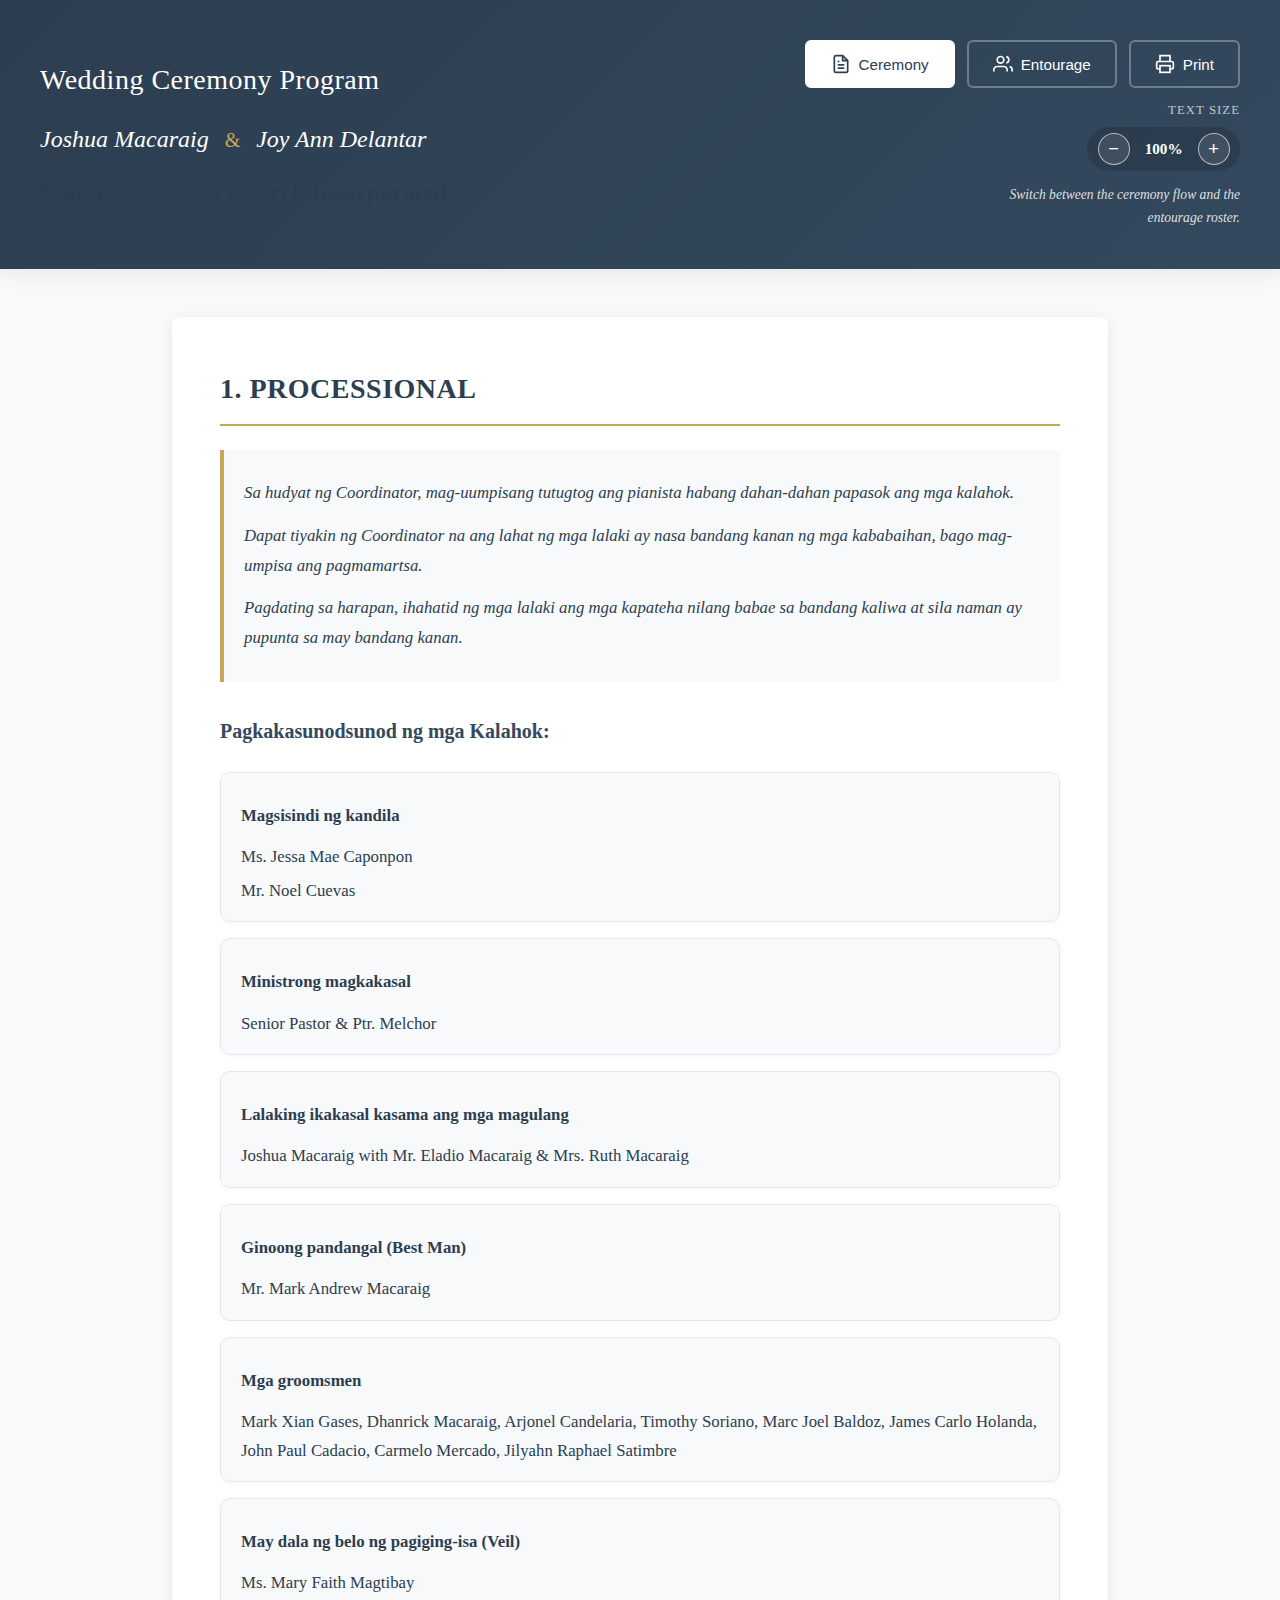
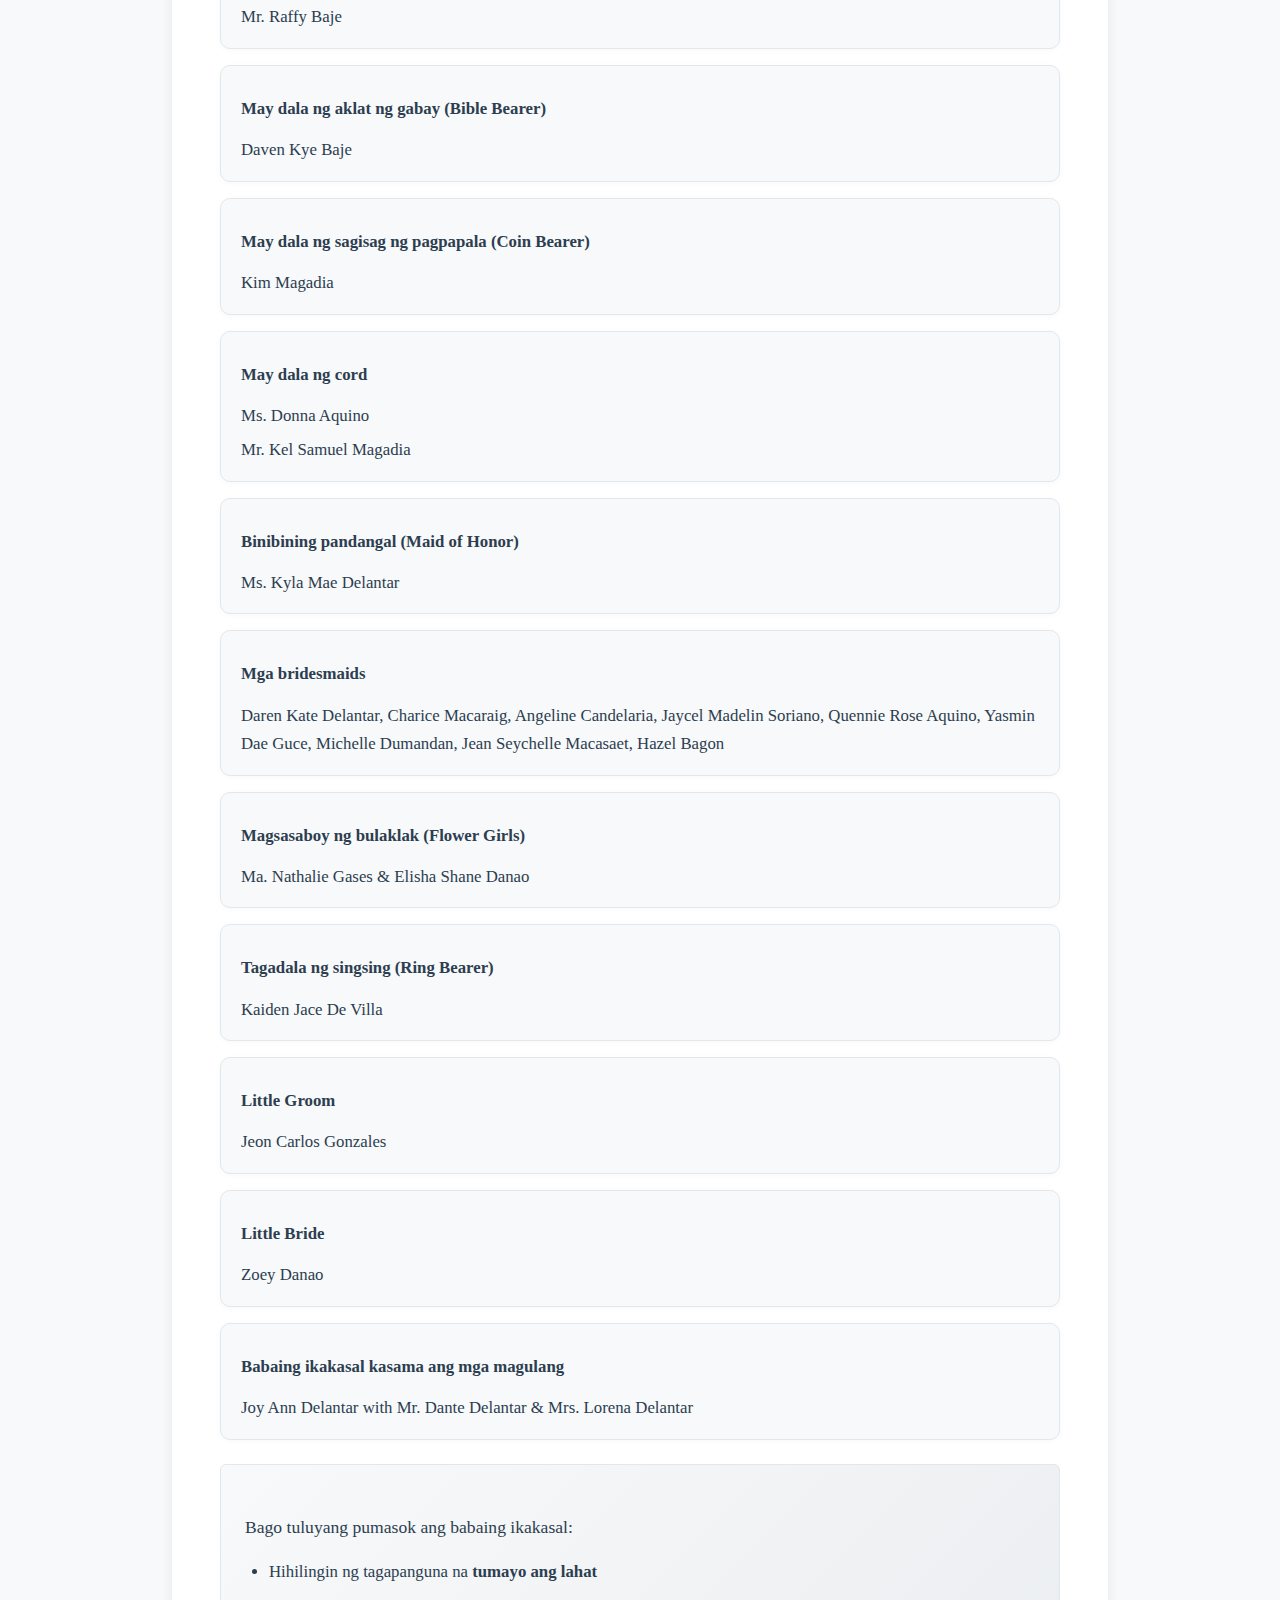
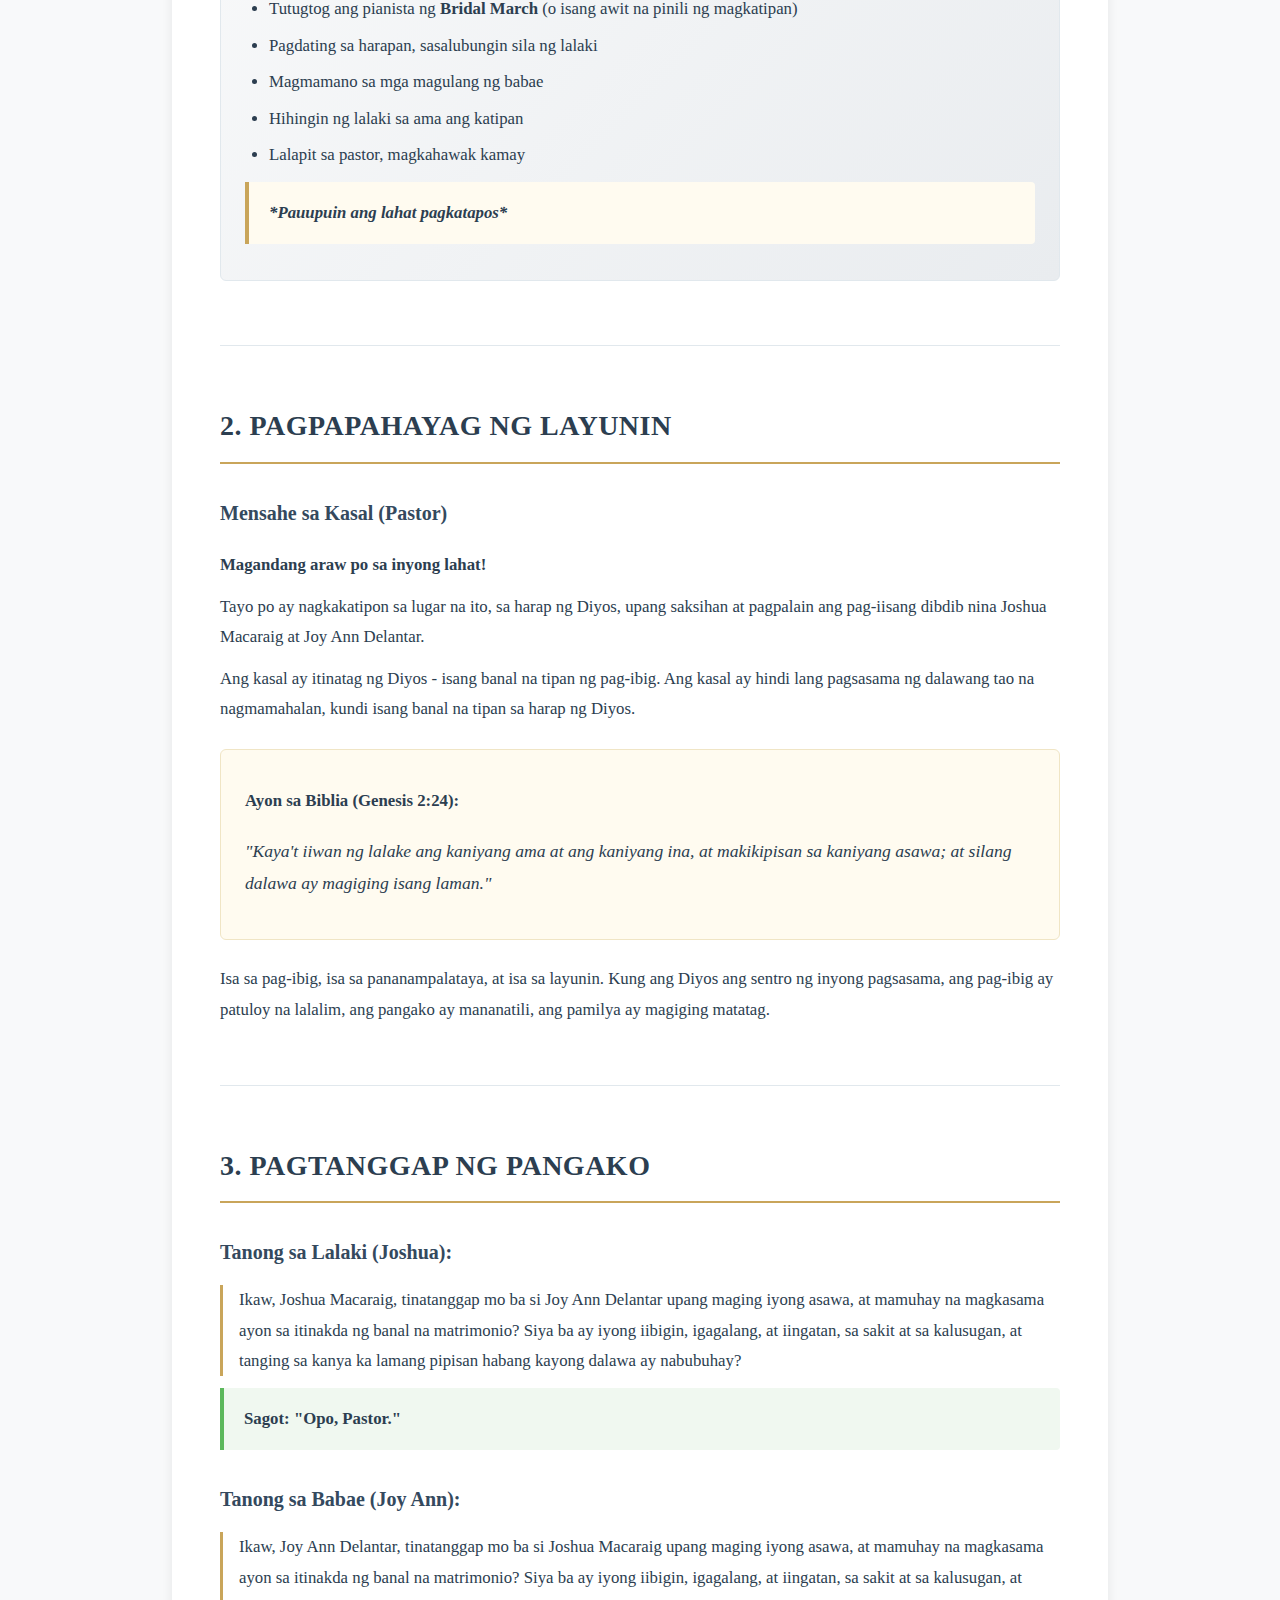
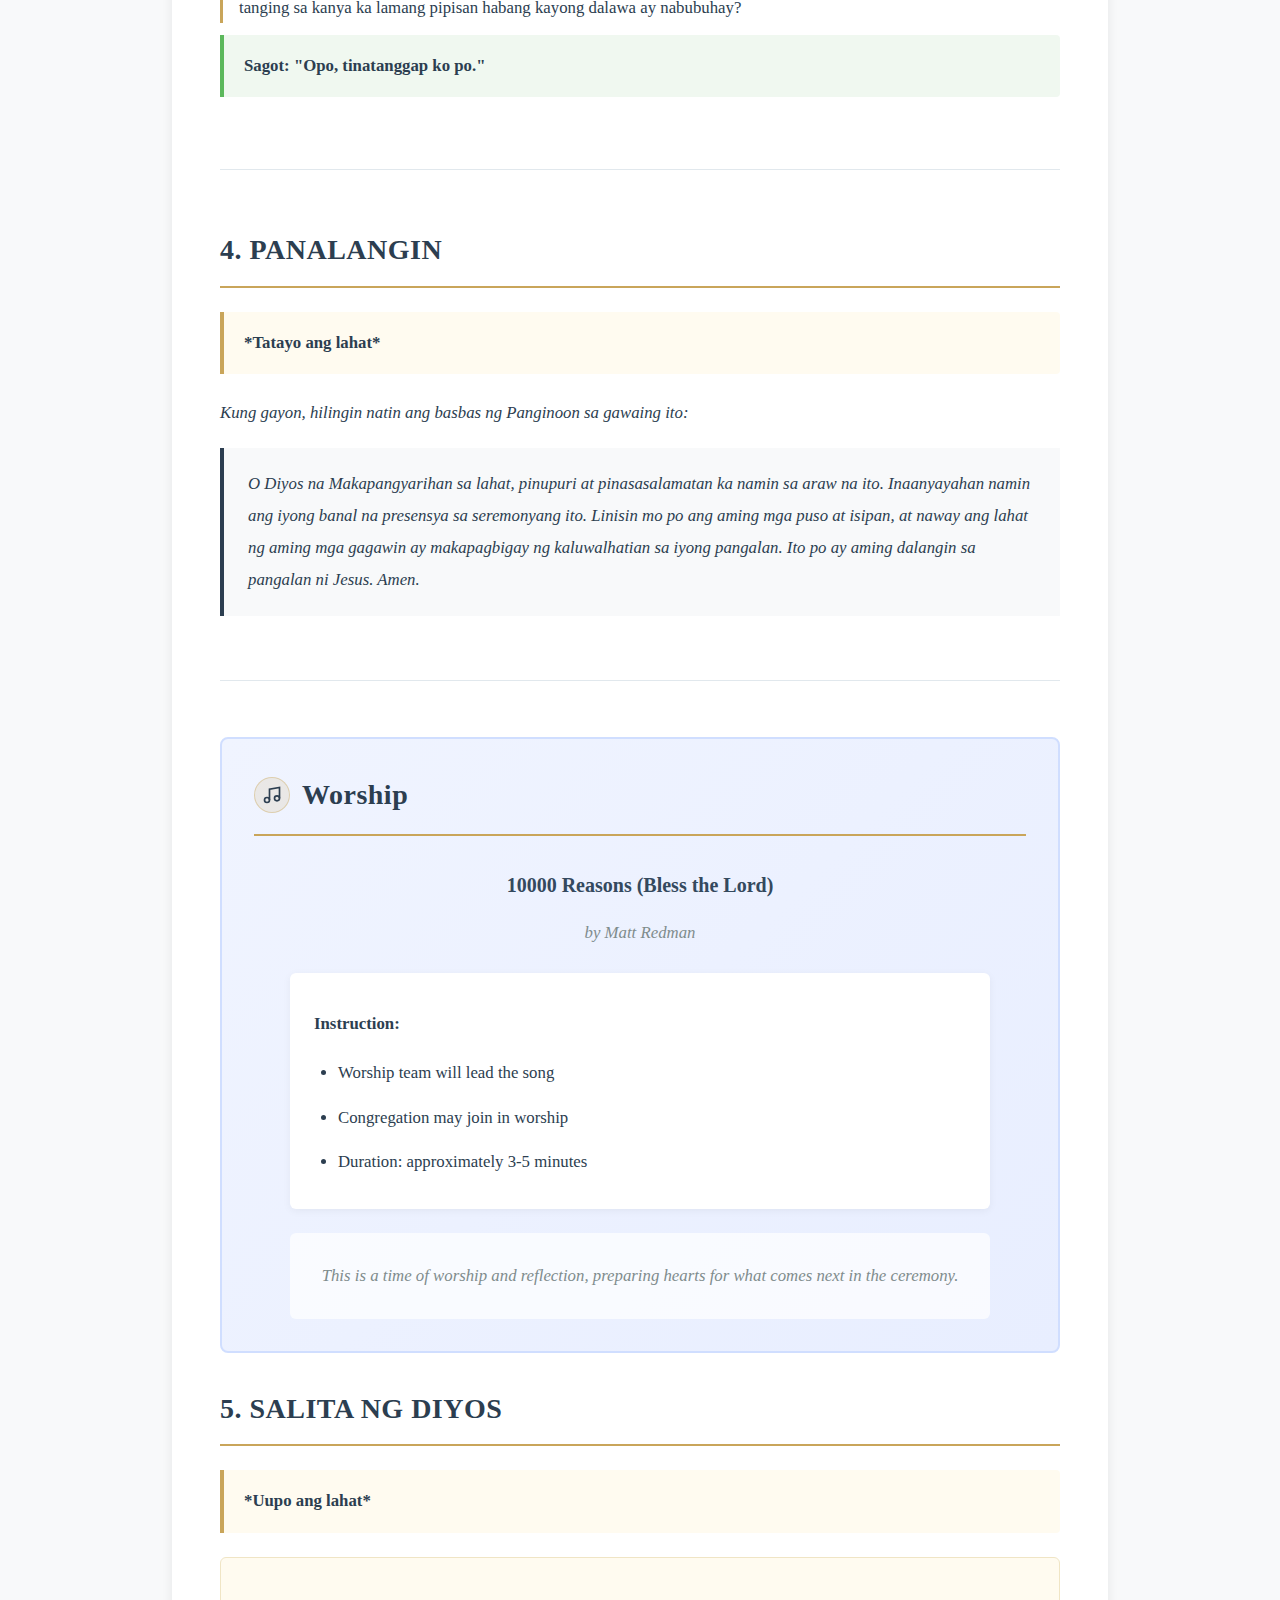
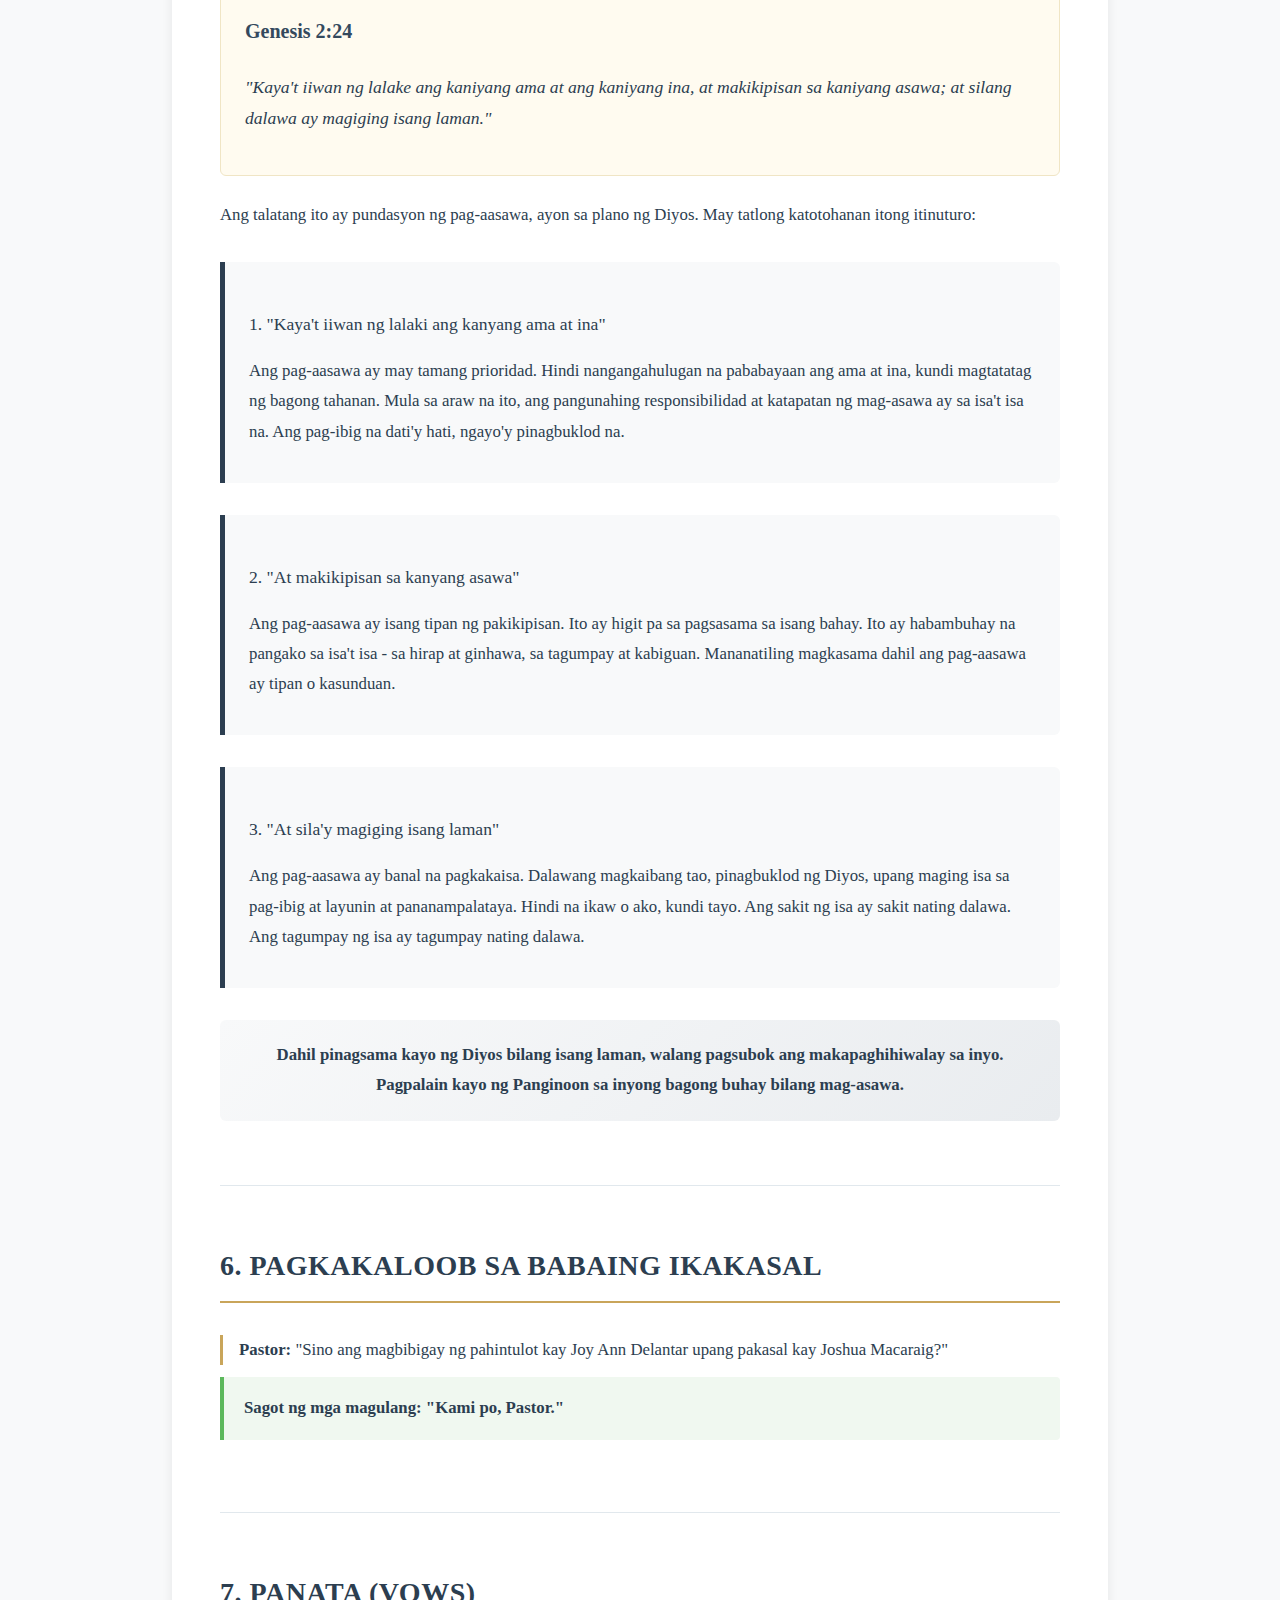
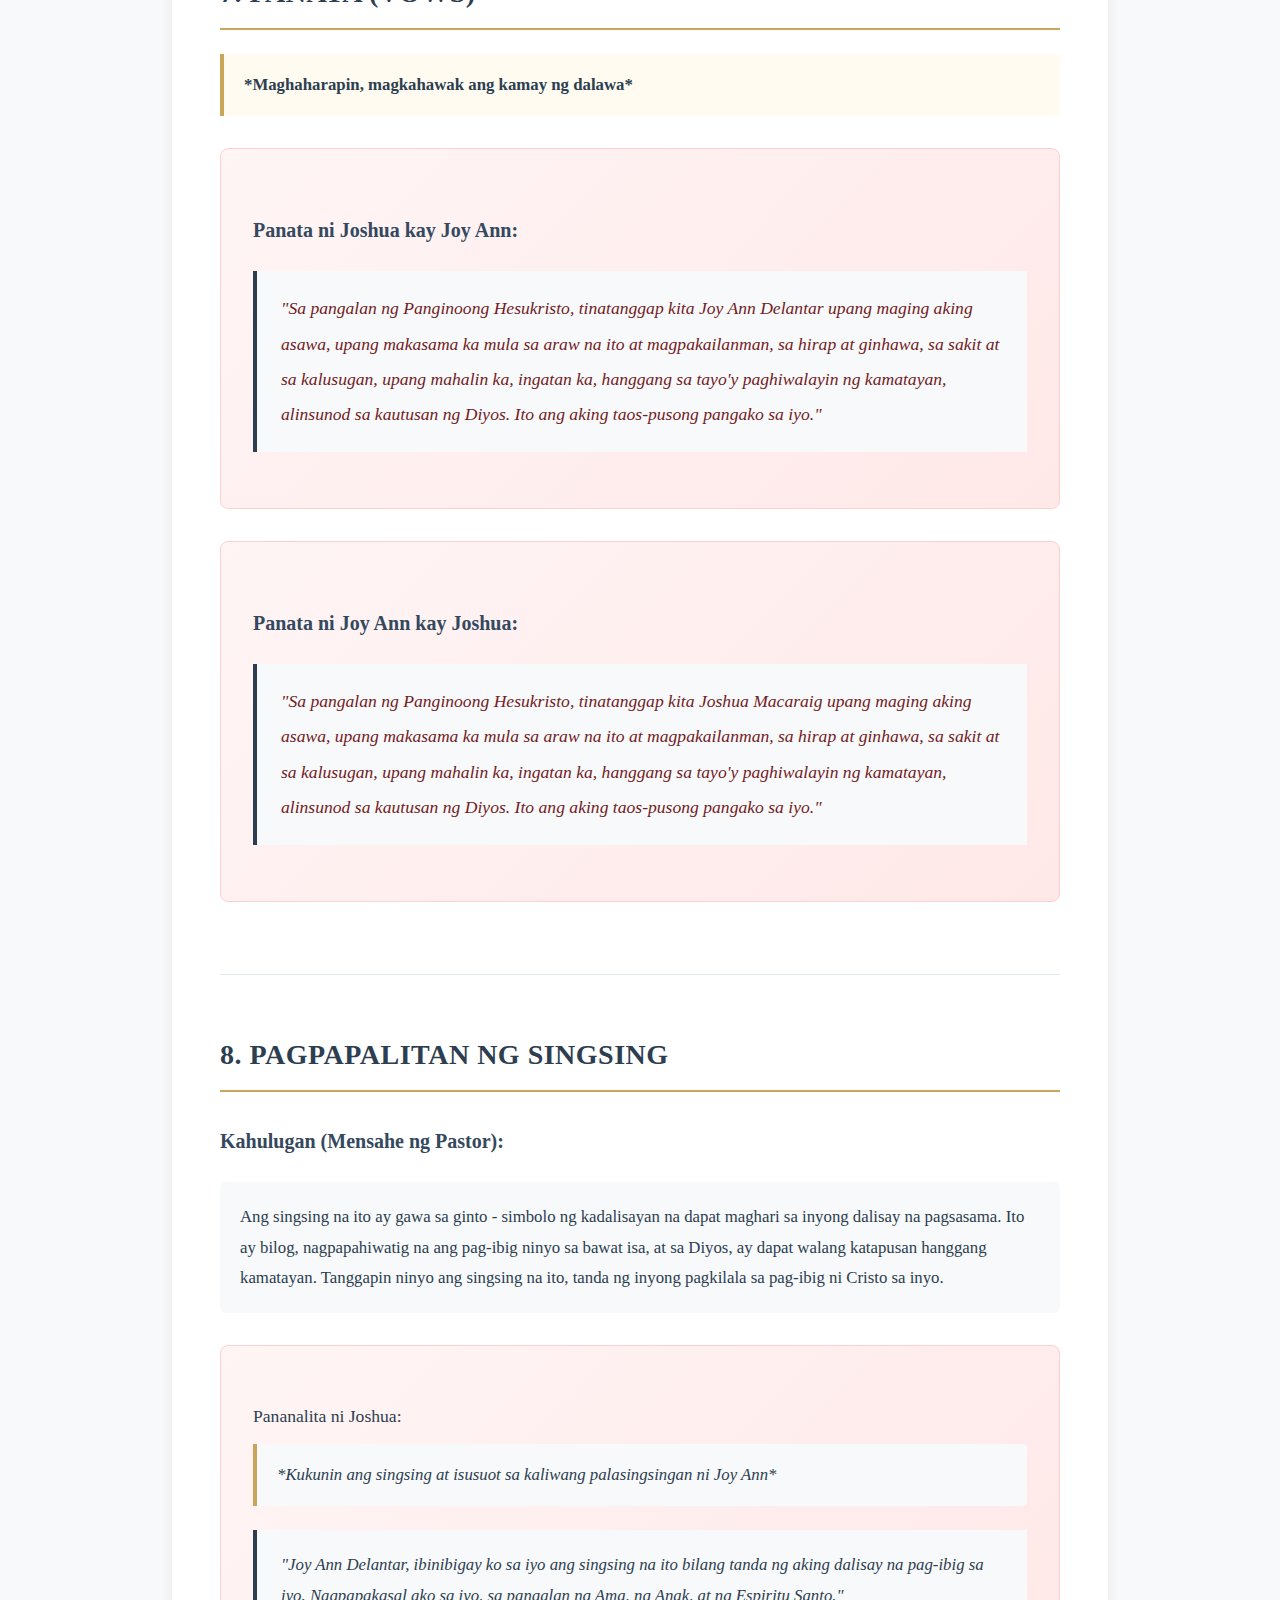
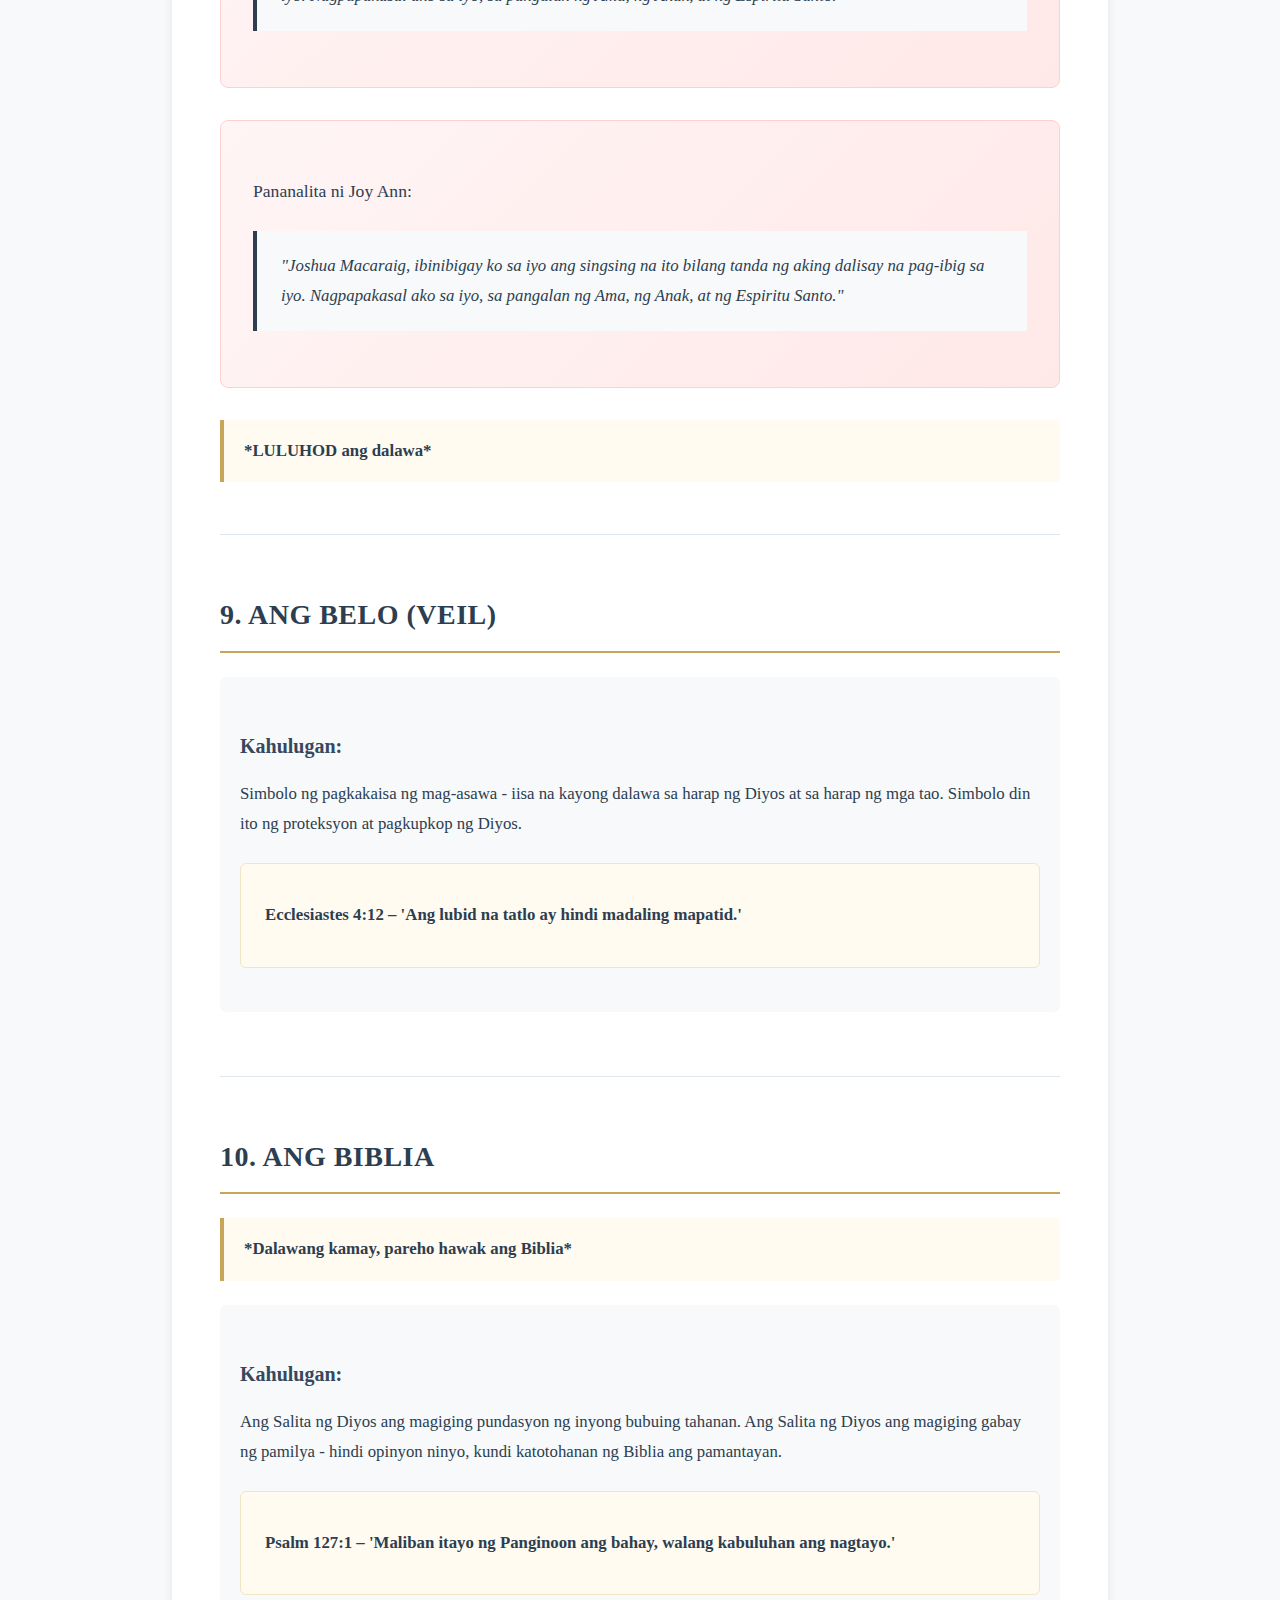
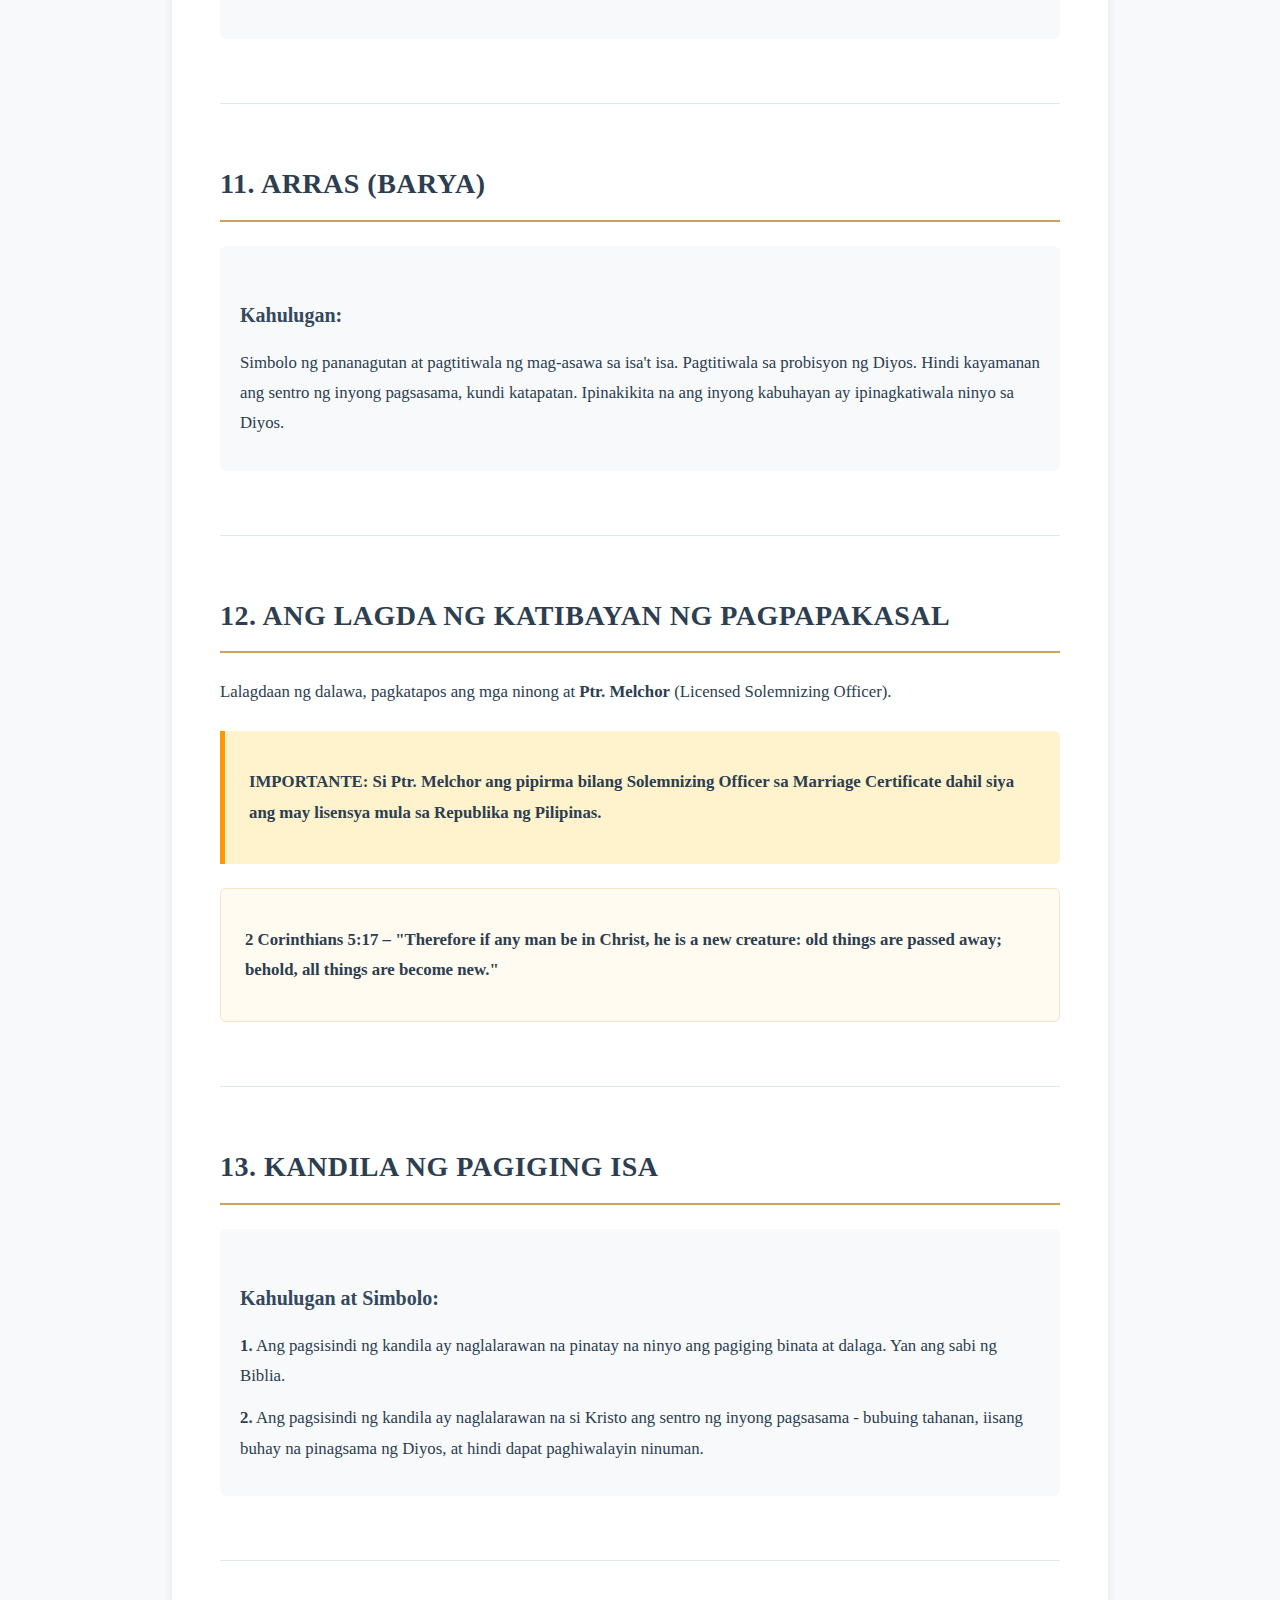
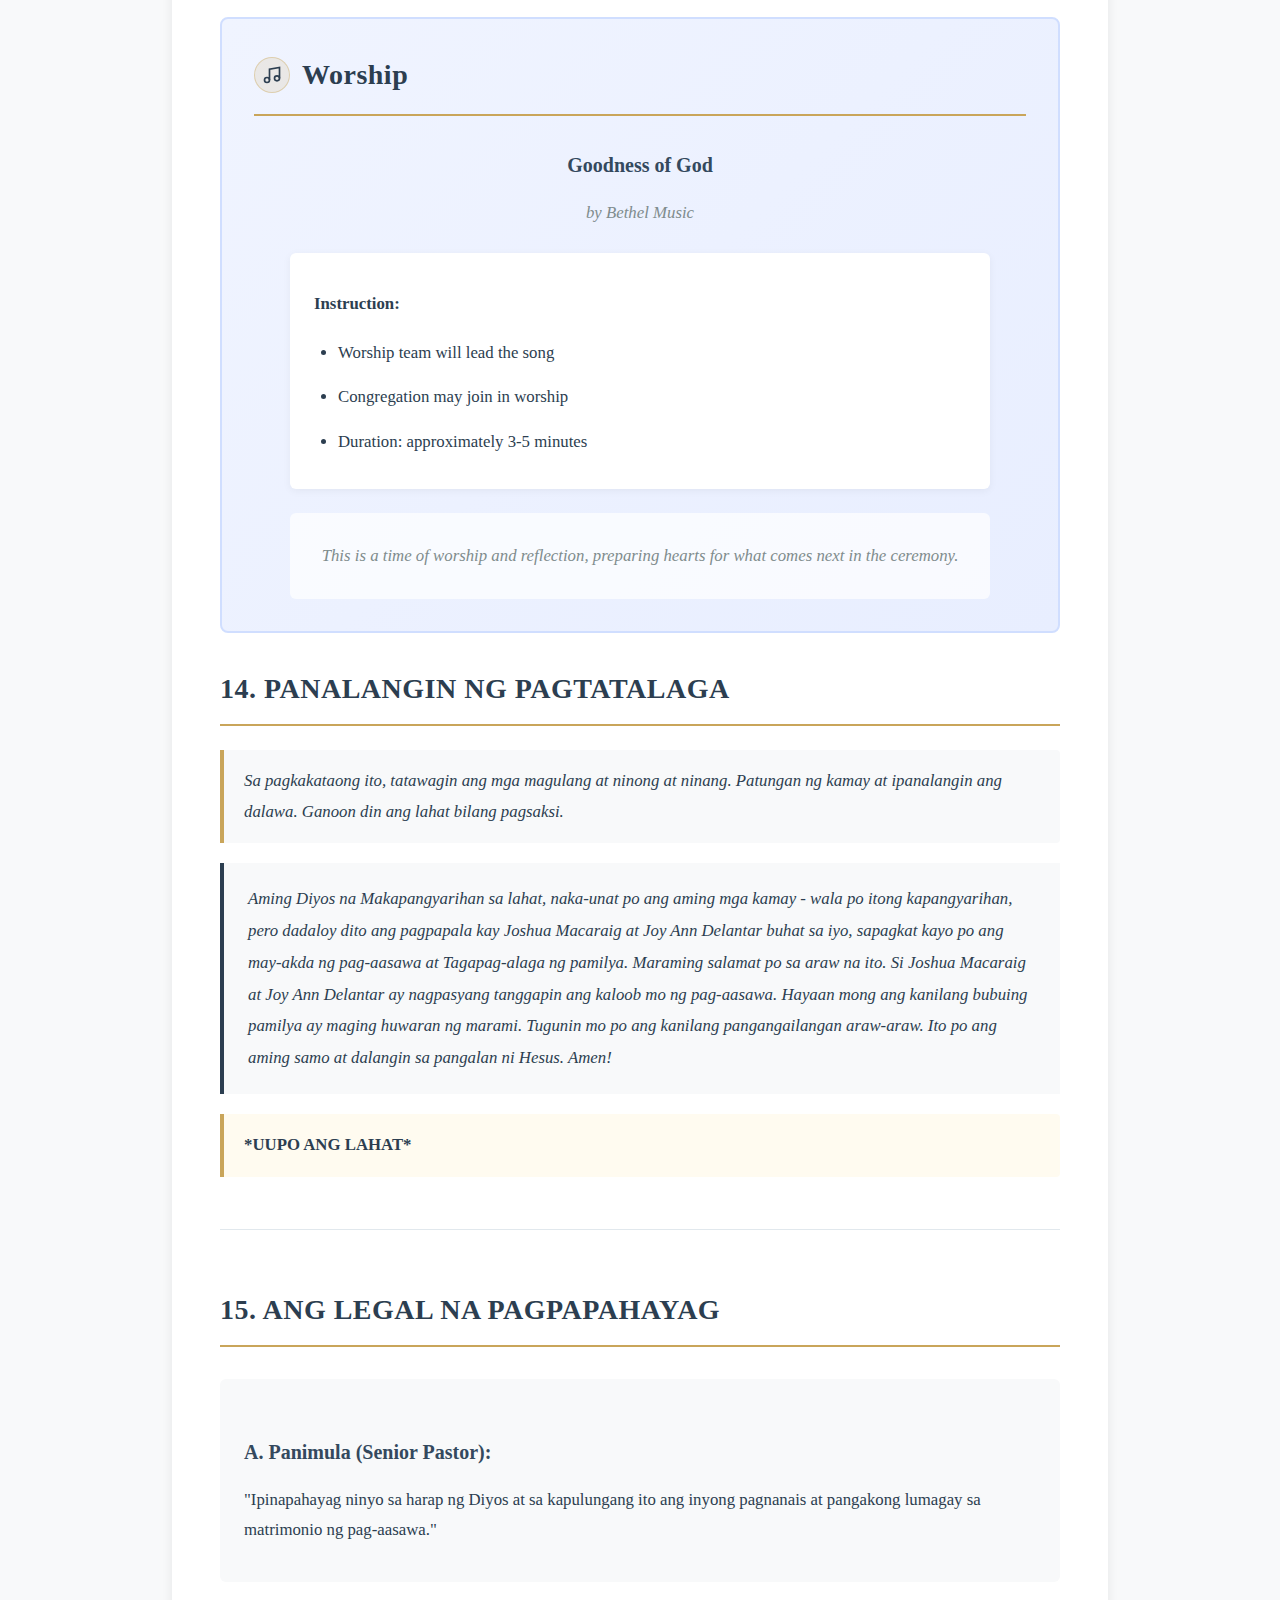
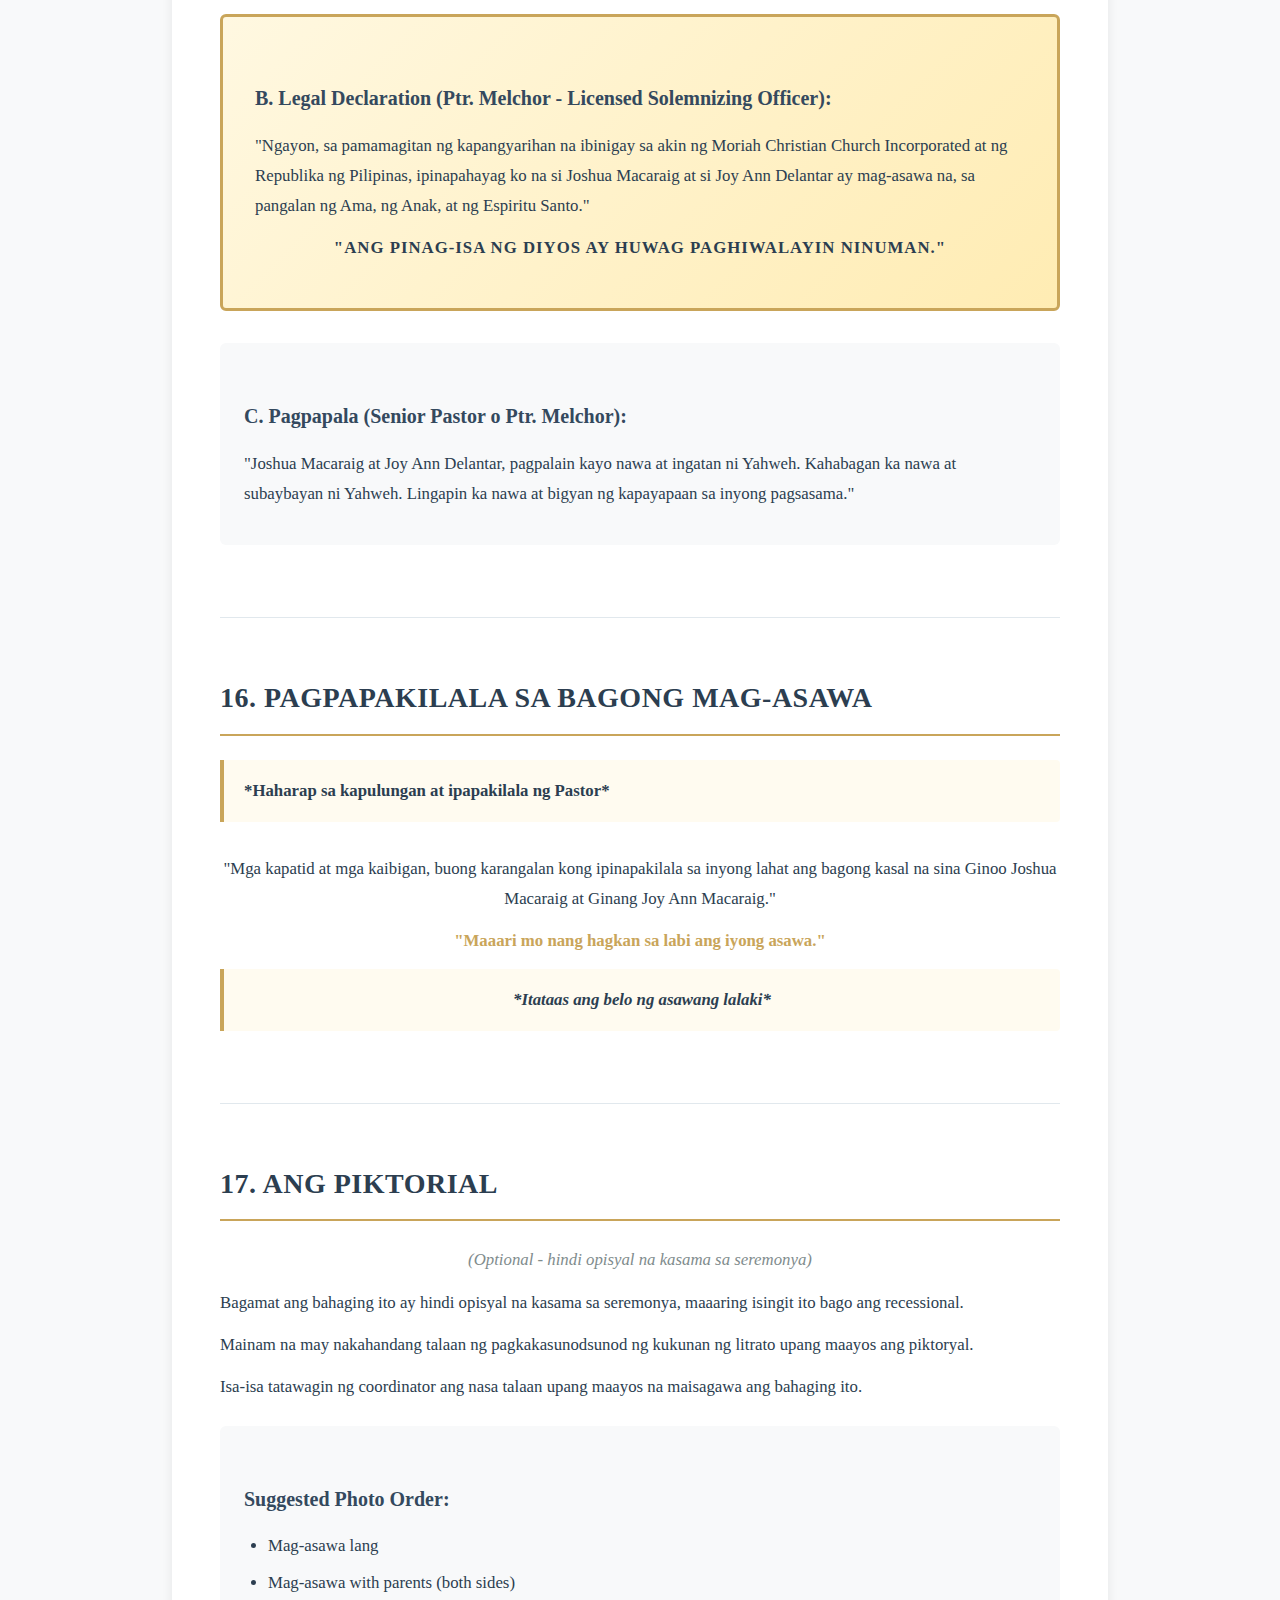
<file: ceremony/index.html>
<!DOCTYPE html>
<html lang="tl">
  <head>
    <meta charset="UTF-8" />
    <meta name="viewport" content="width=device-width, initial-scale=1.0" />
    <title>Wedding Ceremony Program</title>
    <script type="module" crossorigin src="/ceremony/assets/index-5eb1ff3c.js"></script>
    <link rel="stylesheet" href="/ceremony/assets/index-7590f3fa.css">
  </head>
  <body>
    <div id="root"></div>
    
  </body>
</html>
</file>
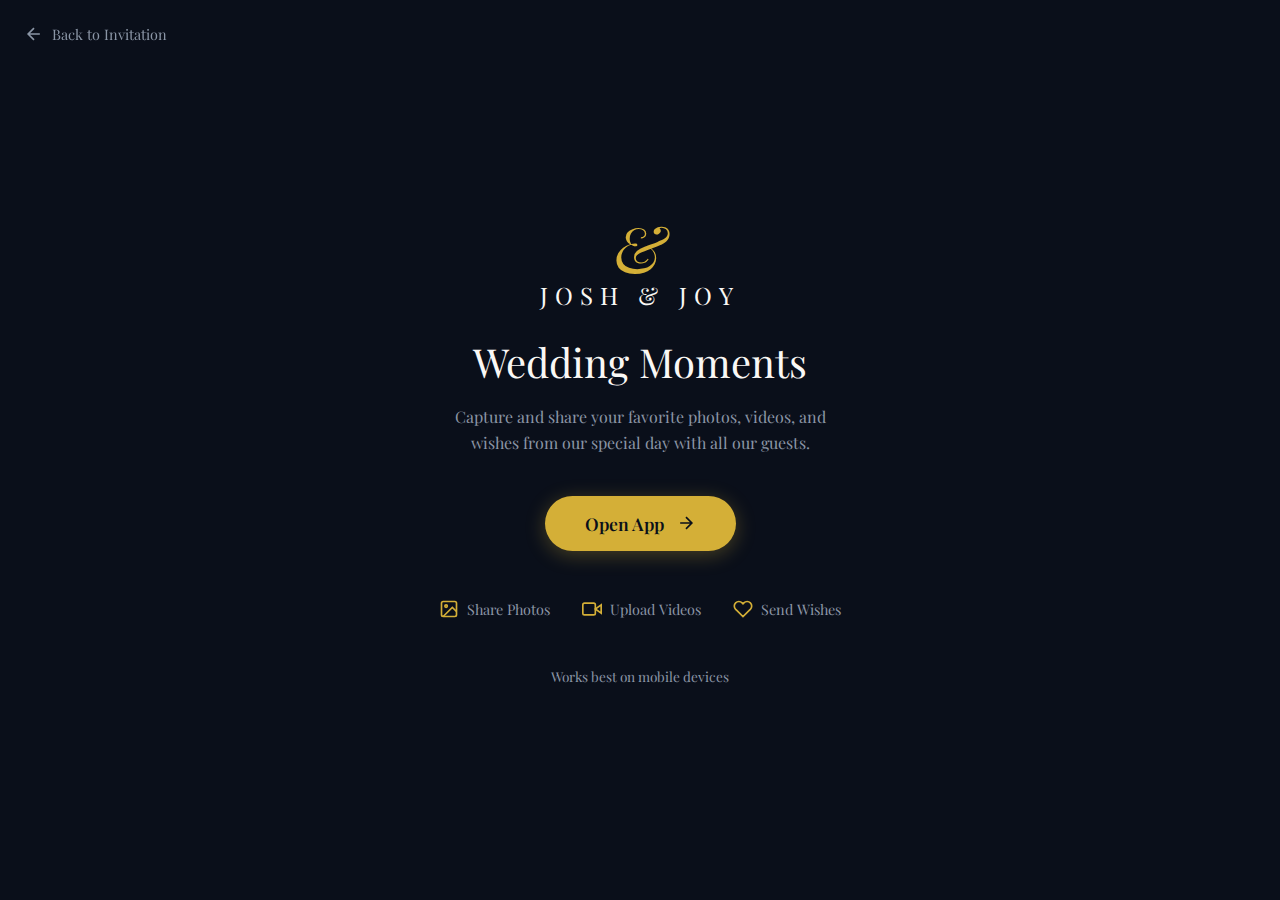
<file: moments/index.html>
<!DOCTYPE html>
<html lang="en">
  <head>
    <meta charset="utf-8" />
    <meta name="viewport" content="width=device-width, initial-scale=1, maximum-scale=1" />
    <title>Wedding Moments – Josh & Joy</title>
    <meta name="description" content="Share and relive the beautiful moments from Josh & Joy's wedding celebration." />
    
    <!-- Open Graph / Facebook -->
    <meta property="og:type" content="website" />
    <meta property="og:title" content="Wedding Moments – Josh & Joy" />
    <meta property="og:description" content="Share photos and videos from Josh & Joy's wedding celebration." />
    <meta property="og:image" content="https://foreverstarts.co/photos/prenup1.png" />
    <meta property="og:url" content="https://foreverstarts.co/moments" />
    
    <!-- Favicon -->
    <link rel="icon" type="image/svg+xml" href="/favicon.svg">
    <link rel="shortcut icon" href="/favicon.svg">
    <link rel="apple-touch-icon" href="/favicon.svg">
    <meta name="theme-color" content="#0A0F1A">
    
    <link rel="preconnect" href="https://fonts.googleapis.com">
    <link rel="preconnect" href="https://fonts.gstatic.com" crossorigin>
    <link href="https://fonts.googleapis.com/css2?family=Playfair+Display:wght@300;400;500;600;700&display=swap" rel="stylesheet">
    
    <style>
      :root {
        --midnight: #0A0F1A;
        --navy: #1A2536;
        --gold: #D4AF37;
        --gold-light: #E8C969;
        --cream: #FAF8F5;
        --muted: #8A95A5;
        --card: rgba(26, 37, 54, 0.95);
        --border: rgba(212, 175, 55, 0.15);
      }
      
      * {
        box-sizing: border-box;
        margin: 0;
        padding: 0;
      }
      
      body {
        font-family: 'Playfair Display', serif;
        background: var(--midnight);
        color: var(--cream);
        min-height: 100vh;
        display: flex;
        flex-direction: column;
      }
      
      .container {
        flex: 1;
        display: flex;
        flex-direction: column;
        align-items: center;
        justify-content: center;
        padding: 2rem;
        text-align: center;
      }
      
      .back-link {
        position: fixed;
        top: 1.5rem;
        left: 1.5rem;
        color: var(--muted);
        text-decoration: none;
        font-size: 0.9rem;
        display: flex;
        align-items: center;
        gap: 0.5rem;
        transition: color 0.2s;
        z-index: 10;
      }
      
      .back-link:hover {
        color: var(--gold);
      }
      
      .logo {
        margin-bottom: 1rem;
      }
      
      .ampersand {
        font-size: 4rem;
        font-weight: 200;
        color: var(--gold);
        font-style: italic;
        line-height: 1;
      }
      
      .couple-names {
        font-size: 1.5rem;
        font-weight: 300;
        letter-spacing: 0.3em;
        text-transform: uppercase;
        margin-bottom: 0.5rem;
      }
      
      .page-title {
        font-size: 2.5rem;
        font-weight: 400;
        margin-bottom: 1rem;
        color: var(--cream);
      }
      
      .subtitle {
        font-size: 1rem;
        color: var(--muted);
        max-width: 400px;
        line-height: 1.6;
        margin-bottom: 2.5rem;
      }
      
      .cta-button {
        display: inline-flex;
        align-items: center;
        justify-content: center;
        gap: 0.75rem;
        background: var(--gold);
        color: var(--midnight);
        text-decoration: none;
        padding: 1rem 2.5rem;
        border-radius: 50px;
        font-size: 1.1rem;
        font-weight: 600;
        transition: all 0.3s ease;
        box-shadow: 0 4px 20px rgba(212, 175, 55, 0.3);
      }
      
      .cta-button:hover {
        background: var(--gold-light);
        transform: translateY(-2px);
        box-shadow: 0 8px 30px rgba(212, 175, 55, 0.4);
      }
      
      .cta-button svg {
        transition: transform 0.3s ease;
      }
      
      .cta-button:hover svg {
        transform: translateX(4px);
      }
      
      .features {
        display: flex;
        gap: 2rem;
        margin-top: 3rem;
        flex-wrap: wrap;
        justify-content: center;
      }
      
      .feature {
        display: flex;
        align-items: center;
        gap: 0.5rem;
        color: var(--muted);
        font-size: 0.9rem;
      }
      
      .feature-icon {
        width: 20px;
        height: 20px;
        color: var(--gold);
      }
      
      .footer-note {
        margin-top: 3rem;
        font-size: 0.85rem;
        color: var(--muted);
      }
      
      .footer-note a {
        color: var(--gold);
        text-decoration: none;
      }
      
      /* Loading animation */
      .loading {
        display: none;
        margin-top: 2rem;
      }
      
      .loading.show {
        display: block;
      }
      
      .spinner {
        width: 40px;
        height: 40px;
        border: 3px solid var(--border);
        border-top-color: var(--gold);
        border-radius: 50%;
        animation: spin 1s linear infinite;
        margin: 0 auto;
      }
      
      @keyframes spin {
        to { transform: rotate(360deg); }
      }
      
      @media (max-width: 480px) {
        .page-title {
          font-size: 2rem;
        }
        
        .container {
          padding: 1.5rem;
        }
        
        .features {
          flex-direction: column;
          gap: 1rem;
        }
      }
    </style>
  </head>
  <body>
    <a href="/" class="back-link">
      <svg width="20" height="20" viewBox="0 0 24 24" fill="none" stroke="currentColor" stroke-width="2">
        <path d="M19 12H5M12 19l-7-7 7-7"/>
      </svg>
      Back to Invitation
    </a>
    
    <div class="container">
      <div class="logo">
        <div class="ampersand">&</div>
        <div class="couple-names">Josh & Joy</div>
      </div>
      
      <h1 class="page-title">Wedding Moments</h1>
      <p class="subtitle">
        Capture and share your favorite photos, videos, and wishes from our special day with all our guests.
      </p>
      
      <a href="https://moments.foreverstarts.co" class="cta-button" id="openAppBtn">
        Open App
        <svg width="20" height="20" viewBox="0 0 24 24" fill="none" stroke="currentColor" stroke-width="2">
          <path d="M5 12h14M12 5l7 7-7 7"/>
        </svg>
      </a>
      
      <div class="loading" id="loading">
        <div class="spinner"></div>
        <p style="margin-top: 1rem; color: var(--muted);">Loading app...</p>
      </div>
      
      <div class="features">
        <div class="feature">
          <svg class="feature-icon" viewBox="0 0 24 24" fill="none" stroke="currentColor" stroke-width="2">
            <rect x="3" y="3" width="18" height="18" rx="2"/>
            <circle cx="8.5" cy="8.5" r="1.5"/>
            <path d="M21 15l-5-5L5 21"/>
          </svg>
          Share Photos
        </div>
        <div class="feature">
          <svg class="feature-icon" viewBox="0 0 24 24" fill="none" stroke="currentColor" stroke-width="2">
            <polygon points="23 7 16 12 23 17 23 7"/>
            <rect x="1" y="5" width="15" height="14" rx="2"/>
          </svg>
          Upload Videos
        </div>
        <div class="feature">
          <svg class="feature-icon" viewBox="0 0 24 24" fill="none" stroke="currentColor" stroke-width="2">
            <path d="M20.84 4.61a5.5 5.5 0 0 0-7.78 0L12 5.67l-1.06-1.06a5.5 5.5 0 0 0-7.78 7.78l1.06 1.06L12 21.23l7.78-7.78 1.06-1.06a5.5 5.5 0 0 0 0-7.78z"/>
          </svg>
          Send Wishes
        </div>
      </div>
      
      <p class="footer-note">
        Works best on mobile devices
      </p>
    </div>
    
    <script>
      // Optional: Show loading state when clicking
      document.getElementById('openAppBtn').addEventListener('click', function() {
        document.getElementById('loading').classList.add('show');
      });
    </script>
  </body>
</html>
</file>
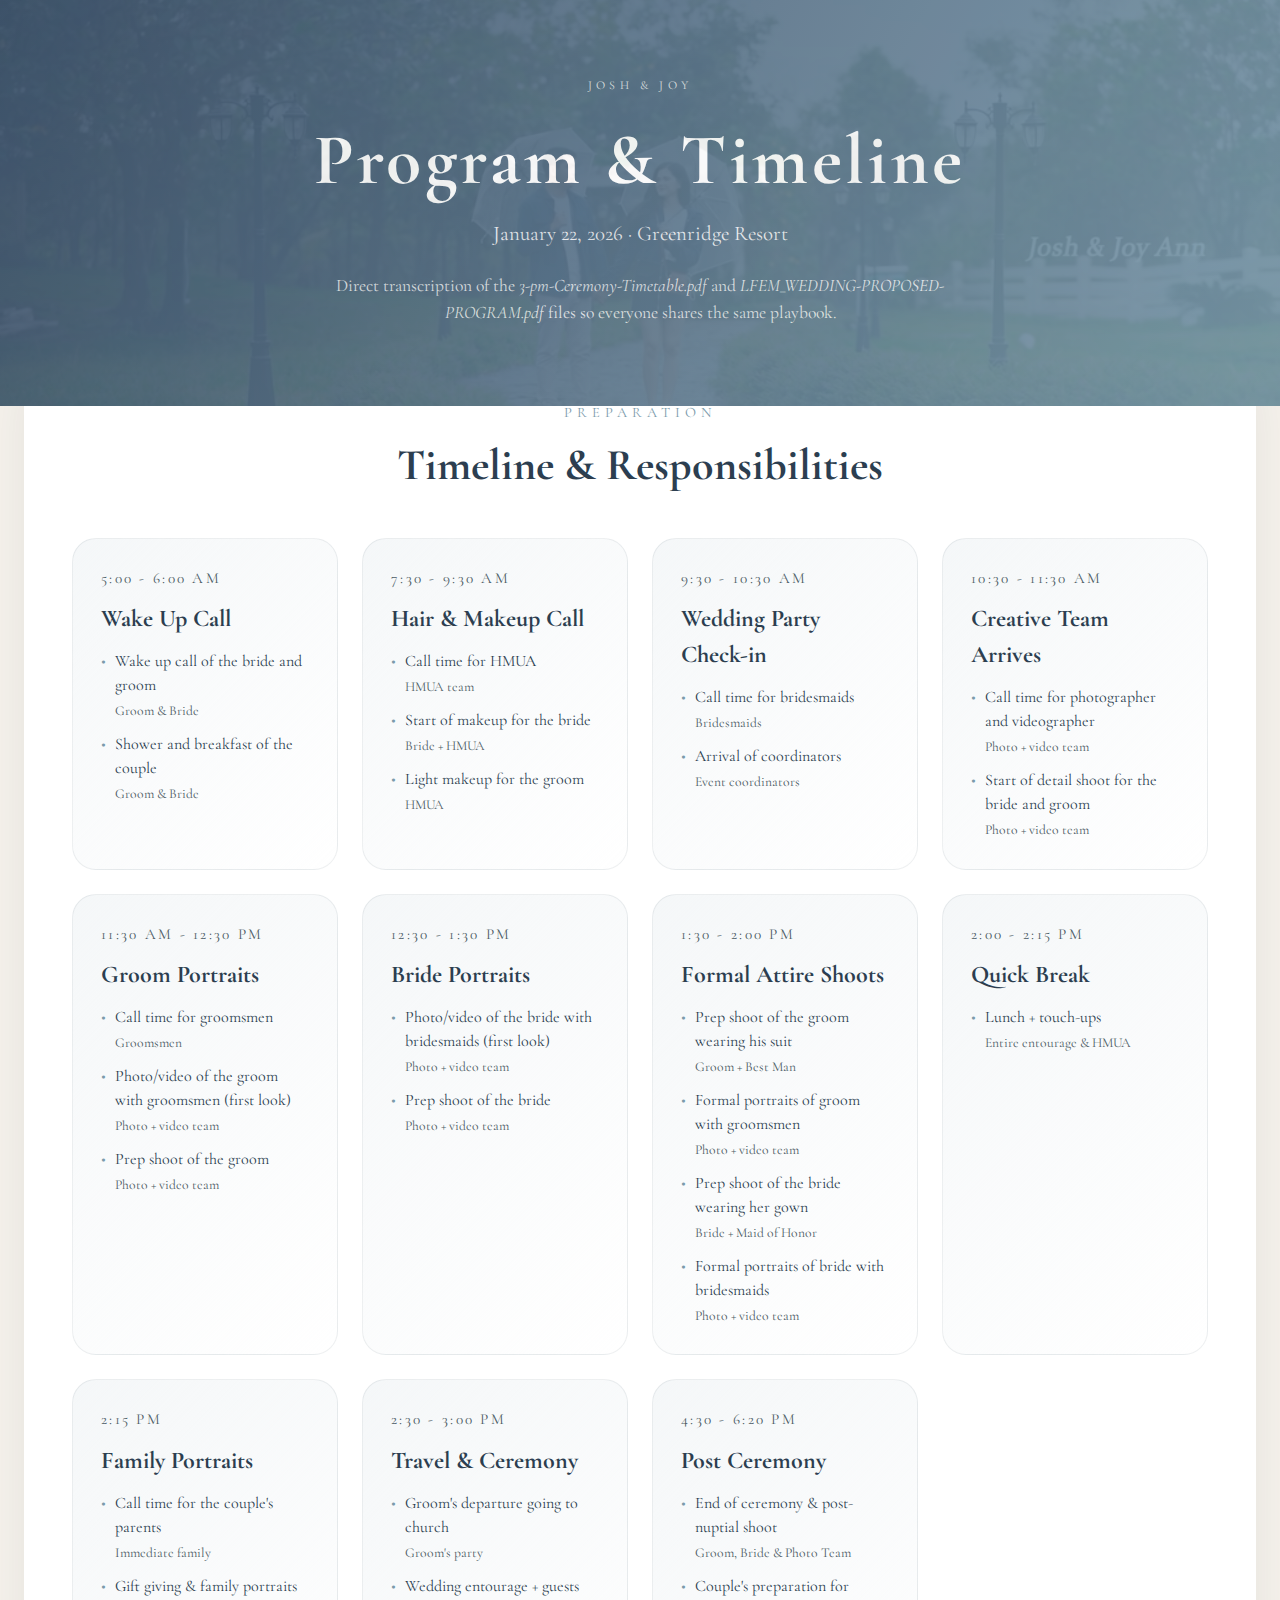
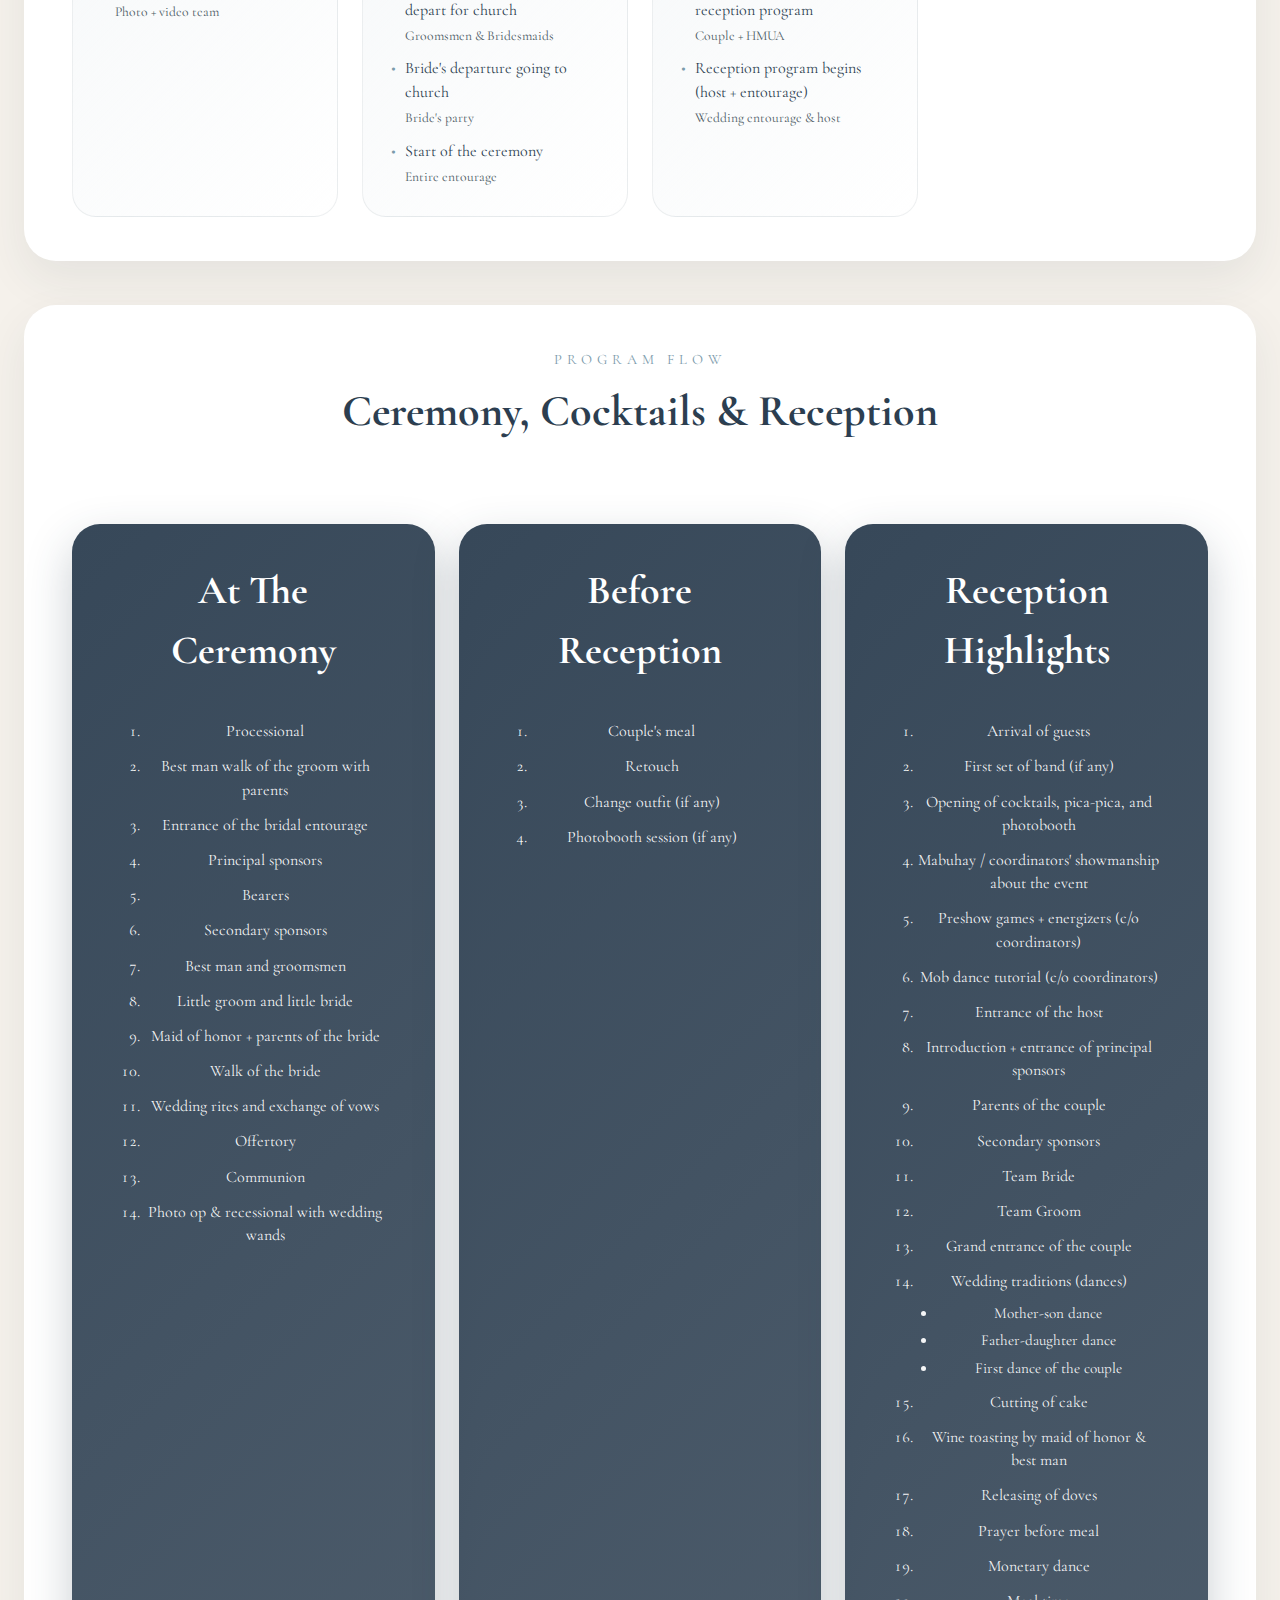
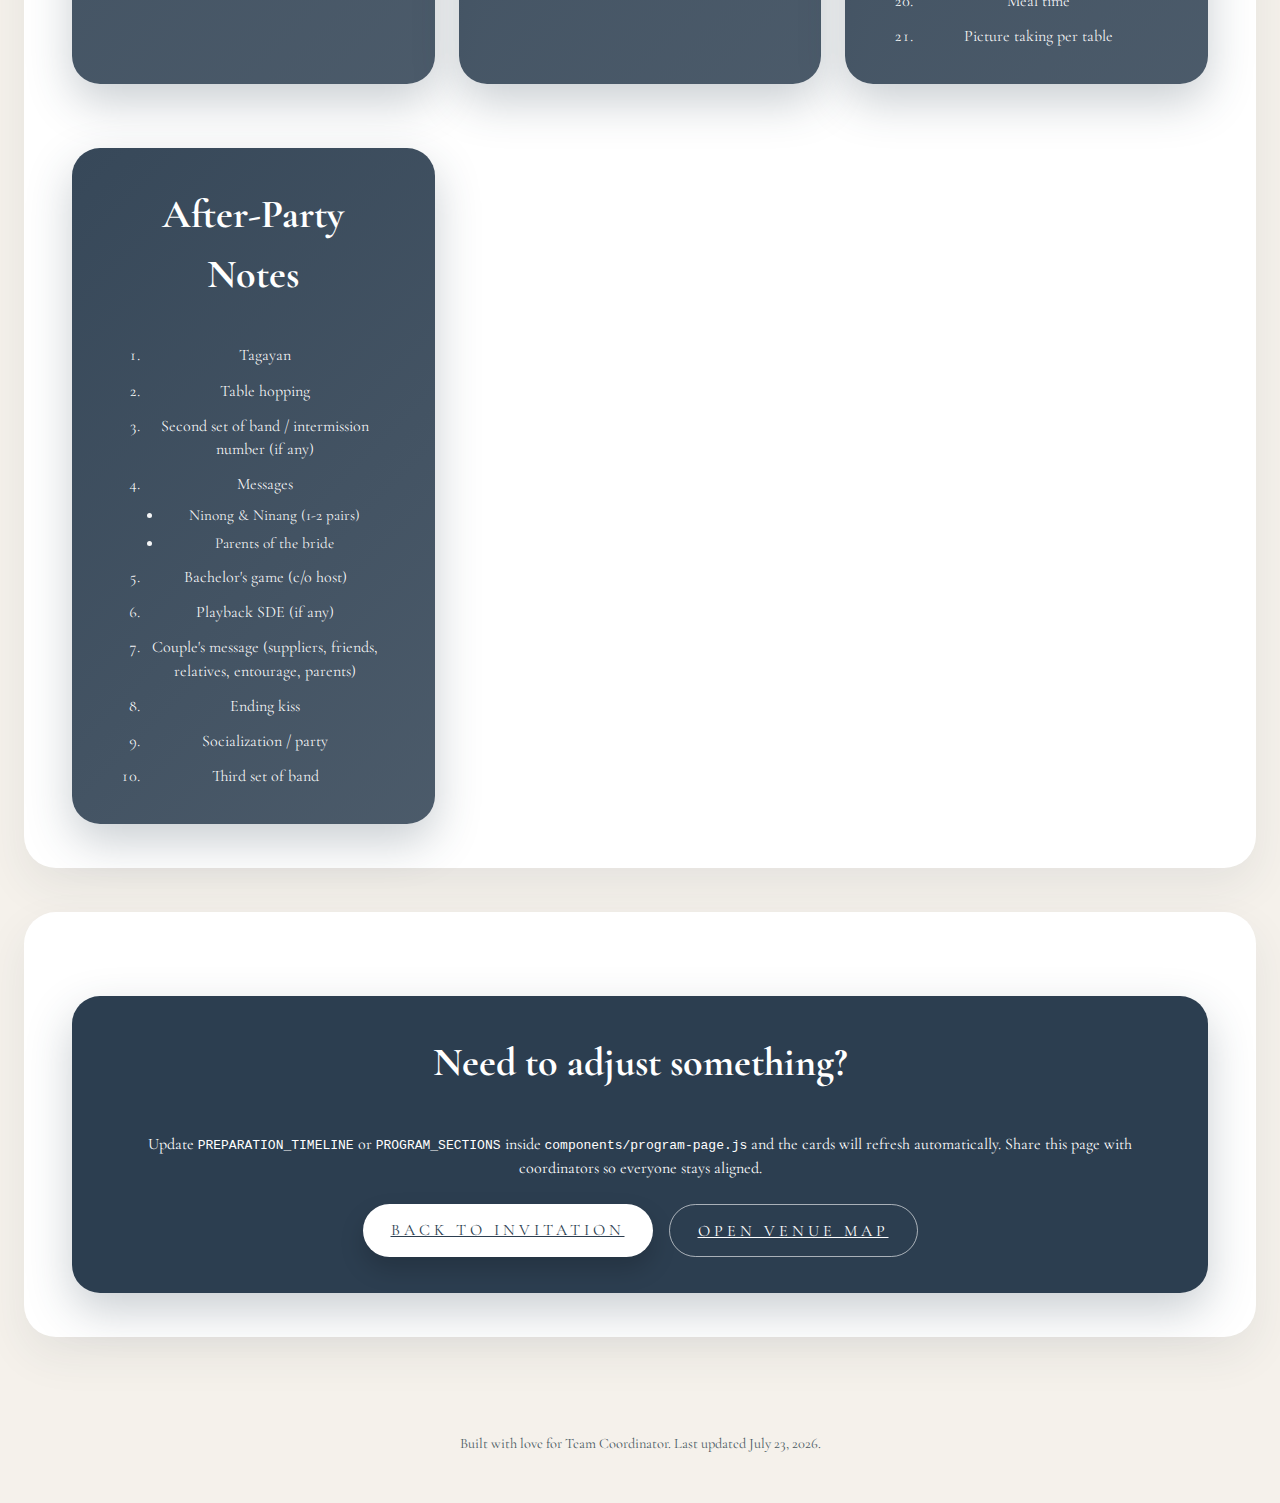
<file: program.html>
<!DOCTYPE html>
<html lang="en">
  <head>
    <meta charset="utf-8" />
    <meta name="viewport" content="width=device-width, initial-scale=1" />
    <title>Josh & Joy &mdash; Program & Timeline</title>
    <meta name="description" content="Componentized program and wedding-day timeline for Josh & Joy. Update the data arrays and the page refreshes automatically." />
    <link rel="preconnect" href="https://fonts.googleapis.com" />
    <link rel="preconnect" href="https://fonts.gstatic.com" crossorigin />
    <link href="https://fonts.googleapis.com/css2?family=Cormorant+Garamond:wght@400;500;600;700&display=swap" rel="stylesheet" />
    <link rel="icon" type="image/svg+xml" href="/favicon.svg" />
    <link rel="stylesheet" href="css/program.css" />
  </head>
  <body>
    <div class="page-wrapper">
      <header class="program-hero">
        <div class="hero-inner">
          <p class="hero-eyebrow">Josh & Joy</p>
          <h1 class="hero-title">Program & Timeline</h1>
          <p class="hero-date">January 22, 2026 &middot; Greenridge Resort</p>
          <p class="hero-description">
            Direct transcription of the <em>3-pm-Ceremony-Timetable.pdf</em> and <em>LFEM_WEDDING-PROPOSED-PROGRAM.pdf</em> files so everyone shares the same playbook.
          </p>
        </div>
      </header>

      <main class="main-content">
        <section class="section">
          <div class="section-header">
            <span>Preparation</span>
            <h2>Timeline & Responsibilities</h2>
          </div>
          <div id="prepTimeline" class="prep-grid" aria-live="polite"></div>
        </section>

        <section class="section">
          <div class="section-header">
            <span>Program Flow</span>
            <h2>Ceremony, Cocktails & Reception</h2>
          </div>
          <div id="programSections" class="program-section-grid" aria-live="polite"></div>
        </section>

        <section class="section">
          <div class="cta-card">
            <h3>Need to adjust something?</h3>
            <p>
              Update <code>PREPARATION_TIMELINE</code> or <code>PROGRAM_SECTIONS</code> inside <code>components/program-page.js</code> and the cards will refresh automatically. Share this page with coordinators so everyone stays aligned.
            </p>
            <div class="cta-actions">
              <a class="btn primary" href="index.html">Back to Invitation</a>
              <a class="btn ghost" href="https://maps.app.goo.gl/QEPMUNr198oxWy3U8" target="_blank" rel="noopener">Open Venue Map</a>
            </div>
          </div>
        </section>
      </main>

      <footer>
        Built with love for Team Coordinator. Last updated <span id="lastUpdated"></span>.
      </footer>
    </div>
    <script>
      document.getElementById('lastUpdated').textContent = new Date().toLocaleDateString(undefined, {
        month: 'long',
        day: 'numeric',
        year: 'numeric'
      });
    </script>
    <script src="components/program-page.js" defer></script>
  </body>
</html>
</file>
<file: ceremony/assets/index-7590f3fa.css>
*{margin:0;padding:0;box-sizing:border-box}:root{--primary: #2c3e50;--secondary: #34495e;--accent: #c9a55a;--text-primary: #2c3e50;--text-secondary: #7f8c8d;--bg-primary: #ffffff;--bg-secondary: #f8f9fa;--border: #e1e8ed;--shadow: rgba(0, 0, 0, .08);--font-scale: 1;font-size:calc(16px * var(--font-scale))}body{font-family:Crimson Text,Georgia,serif;line-height:1.7;color:var(--text-primary);background-color:var(--bg-secondary);font-size:clamp(.95rem,1.1vw,1rem);-webkit-font-smoothing:antialiased}.App{min-height:100vh;display:flex;flex-direction:column}.app-header{background:linear-gradient(135deg,var(--primary) 0%,var(--secondary) 100%);color:#fff;padding:2.5rem 2rem;box-shadow:0 4px 20px var(--shadow)}.header-content{max-width:1200px;margin:0 auto;display:flex;justify-content:space-between;align-items:center;gap:2rem}.header-title h1{font-size:1.75rem;font-weight:400;letter-spacing:.5px;margin-bottom:1rem}.couple-names{display:flex;align-items:center;gap:1rem;font-size:1.5rem;font-weight:300;margin-bottom:.75rem}.couple-names .groom,.couple-names .bride{font-style:italic}.couple-names .ampersand{color:var(--accent);font-size:1.25rem}.church-name{font-size:.95rem;opacity:.85;font-weight:300}.header-actions{display:flex;flex-direction:column;gap:.75rem;align-items:flex-end}.action-buttons{display:flex;gap:.75rem}.font-controls{display:flex;flex-direction:column;align-items:flex-end;gap:.35rem}.font-controls-label{font-size:.8rem;text-transform:uppercase;letter-spacing:.08em;color:#ffffffb3}.font-stepper{display:flex;align-items:center;gap:.5rem;padding:.35rem .65rem;background:rgba(0,0,0,.15);border-radius:999px}.font-step-btn{border:1px solid rgba(255,255,255,.6);background:rgba(255,255,255,.1);color:#fff;width:32px;height:32px;border-radius:50%;font-size:1.15rem;line-height:1;cursor:pointer;transition:all .2s ease}.font-step-btn:disabled{opacity:.35;cursor:not-allowed}.font-step-btn:focus-visible{outline:2px solid rgba(255,255,255,.8);outline-offset:2px}.font-scale-indicator{min-width:52px;text-align:center;font-weight:600;color:#fff}.view-toggle-hint{font-size:.85rem;color:#ffffffd9;font-style:italic;text-align:right;max-width:260px}.toggle-btn,.print-btn{display:flex;align-items:center;gap:.5rem;padding:.75rem 1.5rem;border:2px solid rgba(255,255,255,.3);background:transparent;color:#fff;font-size:.95rem;font-weight:500;border-radius:6px;cursor:pointer;transition:all .3s ease;font-family:-apple-system,BlinkMacSystemFont,Segoe UI,sans-serif}.toggle-btn:hover,.print-btn:hover{background:rgba(255,255,255,.1);border-color:#ffffff80;transform:translateY(-2px)}.toggle-btn.active{background:white;color:var(--primary);border-color:#fff}.toggle-btn svg,.print-btn svg{flex-shrink:0}.ceremony-container{flex:1;max-width:1000px;margin:0 auto;padding:clamp(2rem,6vw,3rem) clamp(1.25rem,5vw,2rem);width:100%}.ceremony-content{background:var(--bg-primary);border-radius:8px;box-shadow:0 2px 12px var(--shadow);padding:clamp(1.75rem,5vw,3rem)}.ceremony-section{margin-bottom:clamp(2rem,5vw,3.5rem);padding-bottom:clamp(1.5rem,4vw,2.5rem);border-bottom:1px solid var(--border)}.ceremony-section:last-child{border-bottom:none;margin-bottom:0;padding-bottom:0}.ceremony-section h2{font-size:clamp(1.35rem,4vw,1.75rem);font-weight:600;color:var(--primary);margin-bottom:1.5rem;padding-bottom:.75rem;border-bottom:2px solid var(--accent);letter-spacing:.5px;display:flex;align-items:center;gap:.75rem;flex-wrap:wrap}.section-icon{width:2.25rem;height:2.25rem;border-radius:999px;display:inline-flex;align-items:center;justify-content:center;background:rgba(201,165,90,.15);border:1px solid rgba(201,165,90,.4);color:var(--primary)}.section-icon svg{width:1.25rem;height:1.25rem}.ceremony-section h3{font-size:clamp(1.1rem,3.8vw,1.25rem);font-weight:600;color:var(--secondary);margin:2rem 0 1rem}.ceremony-section h4{font-size:clamp(1rem,3.2vw,1.1rem);font-weight:500;color:var(--text-primary);margin:1.5rem 0 .75rem}.ceremony-section p{margin:.75rem 0;line-height:1.8;font-size:clamp(.95rem,2.5vw,1.05rem)}.ceremony-section li{font-size:clamp(.95rem,2.4vw,1.05rem);line-height:1.7}.subsection{color:var(--text-secondary);font-size:1rem;font-weight:500;margin-bottom:1rem}.instruction,.action{background:var(--bg-secondary);padding:1rem 1.25rem;border-left:4px solid var(--accent);margin:1.25rem 0;font-style:italic;font-size:.95rem;border-radius:0 4px 4px 0}.action{background:#fffbf0;border-left-color:var(--accent);font-weight:600;font-style:normal}.processional-order{list-style:none;margin:1.5rem 0;display:flex;flex-direction:column;gap:1rem;padding:0}.processional-order li{padding:1rem 1.25rem;border:1px solid var(--border);border-radius:10px;background:var(--bg-secondary);box-shadow:0 1px 6px #00000008}.processional-role{color:var(--primary);font-weight:600;margin-bottom:.35rem}.processional-names{display:flex;flex-direction:column;gap:.35rem}.processional-name-line{color:var(--text-primary);font-weight:500}.exit-order{list-style:none;margin:1.5rem 0;padding:0}.exit-order li{padding:.85rem 0;border-bottom:1px solid var(--border);display:flex;align-items:baseline;gap:.5rem}.exit-order li:last-child{border-bottom:none}.exit-order li strong{color:var(--primary)}.special-note{background:linear-gradient(135deg,#f8f9fa 0%,#e9ecef 100%);padding:1.5rem;border-radius:6px;margin:1.5rem 0;border:1px solid var(--border)}.special-note h4{color:var(--primary);margin-bottom:1rem;font-size:1.1rem}.special-note ul{list-style-position:outside;margin-left:1.5rem}.special-note ul li{margin:.5rem 0}blockquote{background:var(--bg-secondary);border-left:4px solid var(--primary);padding:1.25rem 1.5rem;margin:1.5rem 0;font-style:italic;font-size:1.05rem;line-height:1.8}.scripture-quote{background:#fffbf0;padding:1.5rem;border-radius:6px;margin:1.5rem 0;border:1px solid #f0e5c5}.scripture-quote p{font-weight:600;color:var(--primary);margin-bottom:.75rem}.scripture-quote blockquote{background:transparent;border-left:none;padding:.5rem 0;margin:.5rem 0;font-size:1.1rem;color:var(--text-primary)}.speech,.prayer-text{line-height:1.9;margin:1.25rem 0}.greeting{font-size:1.3rem;font-weight:600;color:var(--primary);margin-bottom:1rem}.prayer{margin:1.5rem 0}.intro{font-weight:500;margin-bottom:1rem}.question-block,.consent-exchange,.giving-away{margin:2rem 0}.question{line-height:1.8;margin:1rem 0;padding-left:1rem;border-left:3px solid var(--accent)}.answer{background:#f0f8f0;padding:1rem 1.25rem;border-left:4px solid #5cb85c;margin:1rem 0;font-weight:600;border-radius:0 4px 4px 0}.vows-exchange,.ring-exchange-vows{margin:2rem 0}.vow-block,.ring-vow{margin:2rem 0;padding:2rem;background:linear-gradient(135deg,#fff5f5 0%,#ffe8e8 100%);border-radius:8px;border:1px solid #ffd0d0}.vow-text{font-size:1.1rem;line-height:2;color:#721c24;font-style:italic}.ring-ceremony .meaning{background:var(--bg-secondary);padding:1.25rem;border-radius:6px;margin:1.5rem 0}.sermon{margin:1.5rem 0}.sermon-point{margin:2rem 0;padding:1.5rem;background:var(--bg-secondary);border-left:5px solid var(--primary);border-radius:0 6px 6px 0}.sermon-point h4{color:var(--primary);margin-bottom:1rem}.closing{font-weight:600;font-size:1.1rem;color:var(--primary);margin-top:2rem;padding:1.25rem;background:linear-gradient(135deg,#f8f9fa 0%,#e9ecef 100%);border-radius:6px;text-align:center}.symbol-meaning{margin:1.5rem 0;padding:1.25rem;background:var(--bg-secondary);border-radius:6px}.meaning{line-height:1.8;margin:.75rem 0}.worship-section{background:linear-gradient(135deg,#f0f4ff 0%,#e8eeff 100%);padding:clamp(1.5rem,4vw,2rem);border-radius:8px;border:2px solid #d0deff;margin-bottom:2rem}.worship-section h2{text-align:center;color:var(--primary);border-bottom:2px solid var(--accent);padding-bottom:1rem}.worship-info{max-width:700px;margin:0 auto}.song-title{font-size:clamp(1.35rem,4vw,1.75rem);color:var(--primary);text-align:center;margin:1.5rem 0 .5rem;font-weight:600}.artist{text-align:center;color:var(--text-secondary);font-style:italic;margin-bottom:2rem}.worship-instruction{background:white;padding:1.5rem;border-radius:6px;margin:1.5rem 0;box-shadow:0 2px 8px #0000000d}.worship-instruction p{font-weight:600;margin-bottom:.75rem}.worship-instruction ul{list-style-position:outside;margin-left:1.5rem}.worship-instruction li{padding:.5rem 0}.worship-note{text-align:center;font-style:italic;color:var(--text-secondary);margin-top:1.5rem;padding:1rem;background:rgba(255,255,255,.7);border-radius:6px}.declaration{margin:2rem 0}.declaration-part{margin:2rem 0;padding:1.5rem;background:var(--bg-secondary);border-radius:6px}.legal-declaration{background:linear-gradient(135deg,#fff8e1 0%,#ffecb3 100%);border:3px solid var(--accent);padding:2rem}.charge{font-size:1.4rem;color:var(--primary);text-align:center;margin:2rem 0;font-weight:700;letter-spacing:1px}.important-note{background:#fff3cd;padding:1.5rem;border-left:5px solid #ff9800;margin:1.5rem 0;font-weight:600;border-radius:0 6px 6px 0}.signing-info{margin:1.5rem 0}.presentation{text-align:center;margin:2rem 0}.kiss-permission{font-size:1.3rem;color:var(--accent);font-weight:700;margin:2rem 0}.optional-note{color:var(--text-secondary);font-style:italic;margin-bottom:1rem;text-align:center}.suggested-order{margin-top:1.5rem;padding:1.5rem;background:var(--bg-secondary);border-radius:6px}.suggested-order h3{margin-bottom:1rem}.suggested-order ul{list-style-position:outside;margin-left:1.5rem}.suggested-order li{margin:.5rem 0}.ceremony-end{text-align:center;margin:3rem 0;padding:2rem}.end-note{font-size:1.5rem;color:var(--primary);font-weight:600;font-style:italic}.participants-page{background:var(--bg-primary);border-radius:8px;box-shadow:0 2px 12px var(--shadow);padding:clamp(1.75rem,5vw,3rem)}.couple-section{text-align:center;margin:3rem 0;padding:3rem 2rem;background:linear-gradient(135deg,var(--primary) 0%,var(--secondary) 100%);color:#fff;border-radius:8px}.couple-names-display{margin:2rem 0;font-size:clamp(1.5rem,6vw,2rem)}.groom-name,.bride-name{font-size:clamp(1.75rem,8vw,2.5rem);font-weight:300;margin:.5rem 0;word-break:break-word}.and{font-size:1.75rem;font-style:italic;margin:1rem 0;color:var(--accent)}.section-title{color:var(--primary);font-size:clamp(1.25rem,4vw,1.75rem);text-align:center;margin:3rem 0 2rem;padding-bottom:.75rem;border-bottom:2px solid var(--accent);font-weight:600}.sponsors-subtitle,.role-subtitle{text-align:center;font-style:italic;color:var(--text-secondary);margin-bottom:2rem}.participants-page p,.participants-page li{font-size:clamp(.95rem,2.6vw,1.05rem);line-height:1.7}.sponsors-list{display:flex;flex-direction:column;gap:1.25rem;margin:2rem 0}.sponsor-card{background:white;padding:1.5rem;border-radius:10px;border:1px solid var(--border);box-shadow:0 2px 8px var(--shadow)}.sponsor-pair-label{text-transform:uppercase;font-size:.8rem;letter-spacing:.08em;color:var(--text-secondary);margin-bottom:.5rem}.sponsor-person{margin:.25rem 0;font-weight:600;color:var(--text-primary)}.sponsor-person.female{color:var(--accent)}.parents-grid,.entourage-grid,.pastors-grid{display:grid;grid-template-columns:repeat(auto-fit,minmax(240px,1fr));gap:2rem;margin:2rem 0}.parent-group,.entourage-column,.pastor-info,.secondary-sponsor-group,.flower-girls-section,.church-section{background:white;padding:2rem;border-radius:8px;border:1px solid var(--border);box-shadow:0 2px 8px var(--shadow)}.parent-group h4,.entourage-column h4,.pastor-info h4,.secondary-sponsor-group h4,.flower-girls-section h4{color:var(--primary);margin-bottom:1rem;font-size:1.2rem;font-weight:600}.parent-group p,.entourage-name{font-size:1rem;margin:.75rem 0;padding:.5rem 0;border-bottom:1px solid var(--border)}.parent-group p:last-child,.entourage-name:last-child{border-bottom:none}.entourage-name{color:var(--text-primary)}.honor-name{font-size:1.2rem;font-weight:600;color:var(--accent);text-align:center;margin:1rem 0 2rem}.entourage-subtitle{color:var(--secondary);font-size:1rem;font-weight:600;margin-top:2rem;margin-bottom:1rem;text-align:center}.special-roles-grid{display:grid;grid-template-columns:repeat(auto-fit,minmax(200px,1fr));gap:1.25rem;margin:2rem 0}.special-role{text-align:center;padding:2rem;background:white;border-radius:8px;border:1px solid var(--border);box-shadow:0 2px 8px var(--shadow)}.special-role h4{color:var(--primary);font-size:1.1rem;margin-bottom:.75rem;font-weight:600}.special-name{font-size:1.1rem;font-weight:600;color:var(--accent);margin:1rem 0}.church-section{text-align:center;margin:3rem 0}.church-name{font-size:1.5rem;color:var(--primary);font-weight:600}.footer{background:var(--bg-secondary);border-top:1px solid var(--border);padding:2rem;margin-top:auto}.footer-content{max-width:1200px;margin:0 auto;text-align:center}.footer-content p{color:var(--text-secondary);font-size:.9rem;margin-bottom:1rem}.footer-links{display:flex;justify-content:center;gap:1.5rem;flex-wrap:wrap}.footer-links span{color:var(--accent);font-family:Courier New,monospace;font-size:.85rem;padding:.25rem .75rem;background:white;border-radius:4px;border:1px solid var(--border)}.print-only{display:none}@media print{@page{size:letter;margin:.75in}body{background:white;font-size:11pt}.App{box-shadow:none}.no-print{display:none!important}.print-only{display:block!important}.print-header{text-align:center;margin-bottom:2rem;padding-bottom:1rem;border-bottom:2px solid #000}.print-header h1{font-size:18pt;margin-bottom:.5rem}.print-header h2{font-size:14pt}.ceremony-section{page-break-inside:avoid;margin-bottom:1.5rem}*{box-shadow:none!important}}@media (max-width: 768px){.header-content{flex-direction:column;text-align:center}.header-title h1{font-size:1.5rem}.couple-names{flex-direction:column;font-size:1.25rem;gap:.5rem}.header-actions{width:100%;align-items:stretch}.action-buttons{flex-direction:column;width:100%}.font-controls{align-items:center}.font-stepper{justify-content:center;width:100%}.view-toggle-hint{text-align:center;align-self:center}.toggle-btn,.print-btn{width:100%;justify-content:center}.ceremony-container{padding:1.5rem 1rem}.ceremony-content,.participants-page{padding:1.75rem 1.25rem}.parents-grid,.entourage-grid,.pastors-grid,.special-roles-grid{grid-template-columns:1fr}.footer-links{flex-direction:column;gap:.5rem}}@media (max-width: 600px){.app-header{padding:1.75rem 1.25rem}.ceremony-section{padding-bottom:1.25rem}.ceremony-section h2{gap:.5rem}.couple-section{padding:2rem 1.25rem;margin:2.5rem 0}.participants-page{padding:1.5rem 1rem}.parents-grid,.entourage-grid,.pastors-grid{gap:1.25rem}.parent-group,.entourage-column,.pastor-info,.secondary-sponsor-group,.flower-girls-section,.special-role{padding:1.5rem}}@media (max-width: 480px){.app-header{padding:1.5rem 1rem}.header-title h1{font-size:1.25rem}.toggle-btn,.print-btn{padding:.65rem 1rem;font-size:.9rem}.ceremony-content{padding:1.25rem}.ceremony-section h2{font-size:1.2rem}.ceremony-section h3{margin-top:1.5rem}}
</file>
<file: css/program.css>
:root {
  --dusty-blue: #7b9aab;
  --navy: #2c3e50;
  --cream: #f5f1eb;
  --slate: #4b5a63;
  --muted: rgba(44, 62, 80, 0.08);
}

*,
*::before,
*::after {
  box-sizing: border-box;
}

body {
  margin: 0;
  font-family: "Cormorant Garamond", "Playfair Display", serif;
  background: var(--cream);
  color: var(--navy);
  line-height: 1.5;
  min-height: 100vh;
}

img {
  max-width: 100%;
  display: block;
}

.page-wrapper {
  min-height: 100vh;
  display: flex;
  flex-direction: column;
}

.program-hero {
  background: linear-gradient(120deg, #41566f, #7b9aab);
  color: #fff;
  padding: 4rem 1.5rem 5rem;
  text-align: center;
  position: relative;
}

.program-hero::after {
  content: "";
  position: absolute;
  inset: 0;
  background: url("../photos/prenup1.png") center/cover no-repeat;
  opacity: 0.08;
  pointer-events: none;
}

.hero-inner {
  position: relative;
  max-width: 840px;
  margin: 0 auto;
}

.hero-eyebrow {
  letter-spacing: 0.35em;
  text-transform: uppercase;
  font-size: 0.75rem;
  color: rgba(255, 255, 255, 0.85);
}

.hero-title {
  font-size: clamp(2.75rem, 6vw, 4.5rem);
  letter-spacing: 0.05em;
  margin: 0.5rem 0 0.25rem;
}

.hero-date {
  font-size: 1.3rem;
  margin: 0;
  color: rgba(255, 255, 255, 0.9);
}

.hero-description {
  margin: 1.5rem auto 0;
  max-width: 640px;
  font-size: 1.1rem;
  color: rgba(255, 255, 255, 0.85);
}

.main-content {
  flex: 1;
  padding: 0 1.5rem 4rem;
}

.section {
  background: #fff;
  border-radius: 32px;
  padding: 2.75rem clamp(1.75rem, 5vw, 3rem);
  margin-top: -3rem;
  box-shadow: 0 18px 45px rgba(44, 62, 80, 0.08);
}

.section + .section {
  margin-top: 2.75rem;
}

.section-header {
  text-align: center;
  margin-bottom: 2.5rem;
}

.section-header span {
  display: block;
  font-size: 0.9rem;
  letter-spacing: 0.35em;
  text-transform: uppercase;
  color: var(--dusty-blue);
}

.section-header h2 {
  margin: 0.5rem 0 0;
  font-size: clamp(2rem, 4vw, 2.75rem);
  color: var(--navy);
}

.prep-grid {
  display: grid;
  grid-template-columns: repeat(auto-fit, minmax(260px, 1fr));
  gap: 1.5rem;
}

.prep-card {
  border: 1px solid var(--muted);
  border-radius: 24px;
  padding: 1.75rem;
  background: linear-gradient(135deg, rgba(123, 154, 171, 0.08), rgba(255, 255, 255, 0.9));
  display: flex;
  flex-direction: column;
  gap: 0.75rem;
}

.prep-time {
  font-size: 0.95rem;
  letter-spacing: 0.15em;
  text-transform: uppercase;
  color: var(--slate);
}

.prep-card h3 {
  margin: 0;
  font-size: 1.5rem;
}

.task-list {
  list-style: none;
  margin: 0;
  padding: 0;
  display: flex;
  flex-direction: column;
  gap: 0.65rem;
}

.task-list li {
  display: flex;
  flex-direction: column;
  gap: 0.25rem;
  padding-left: 0.9rem;
  position: relative;
}

.task-list li::before {
  content: '•';
  position: absolute;
  left: 0;
  top: 0;
  color: var(--dusty-blue);
}

.task-list small {
  font-size: 0.85rem;
  color: var(--slate);
}

.program-section-card,
.cta-card {
  margin-top: 2.5rem;
  padding: 2.25rem clamp(1.5rem, 4vw, 3rem);
  border-radius: 28px;
  background: var(--navy);
  color: #fff;
  text-align: center;
  box-shadow: 0 18px 45px rgba(44, 62, 80, 0.25);
}

.program-section-card h3,
.cta-card h3 {
  margin-top: 0;
  font-size: clamp(2rem, 4vw, 2.5rem);
}

.program-section-grid {
  display: grid;
  grid-template-columns: repeat(auto-fit, minmax(280px, 1fr));
  gap: 1.5rem;
}

.program-section-card {
  background: linear-gradient(135deg, rgba(44, 62, 80, 0.95), rgba(44, 62, 80, 0.85));
  box-shadow: 0 18px 45px rgba(44, 62, 80, 0.25);
  color: #fff;
}

.program-steps {
  margin: 1.5rem 0 0;
  padding-left: 1.5rem;
  display: flex;
  flex-direction: column;
  gap: 0.75rem;
}

.program-steps li {
  line-height: 1.45;
  color: rgba(255, 255, 255, 0.95);
}

.step-details {
  margin-top: 0.5rem;
  list-style: disc;
  padding-left: 1.2rem;
  font-size: 0.95rem;
  color: rgba(255, 255, 255, 0.85);
  display: flex;
  flex-direction: column;
  gap: 0.35rem;
}

.cta-actions {
  margin-top: 1.5rem;
  display: flex;
  flex-wrap: wrap;
  gap: 1rem;
  justify-content: center;
}

.btn {
  border: none;
  border-radius: 999px;
  padding: 0.85rem 1.75rem;
  font-size: 1rem;
  text-transform: uppercase;
  letter-spacing: 0.25em;
  cursor: pointer;
  transition: transform 0.2s ease, box-shadow 0.2s ease;
}

.btn.primary {
  background: #fff;
  color: var(--navy);
  box-shadow: 0 12px 24px rgba(0, 0, 0, 0.18);
}

.btn.ghost {
  background: transparent;
  border: 1px solid rgba(255, 255, 255, 0.6);
  color: #fff;
}

.btn:hover {
  transform: translateY(-2px);
}

footer {
  text-align: center;
  padding: 2rem 1rem 3rem;
  font-size: 0.9rem;
  color: var(--slate);
}

@media (max-width: 640px) {
  .prep-card {
    padding: 1.5rem;
  }

  .cta-actions {
    flex-direction: column;
  }
}
</file>
